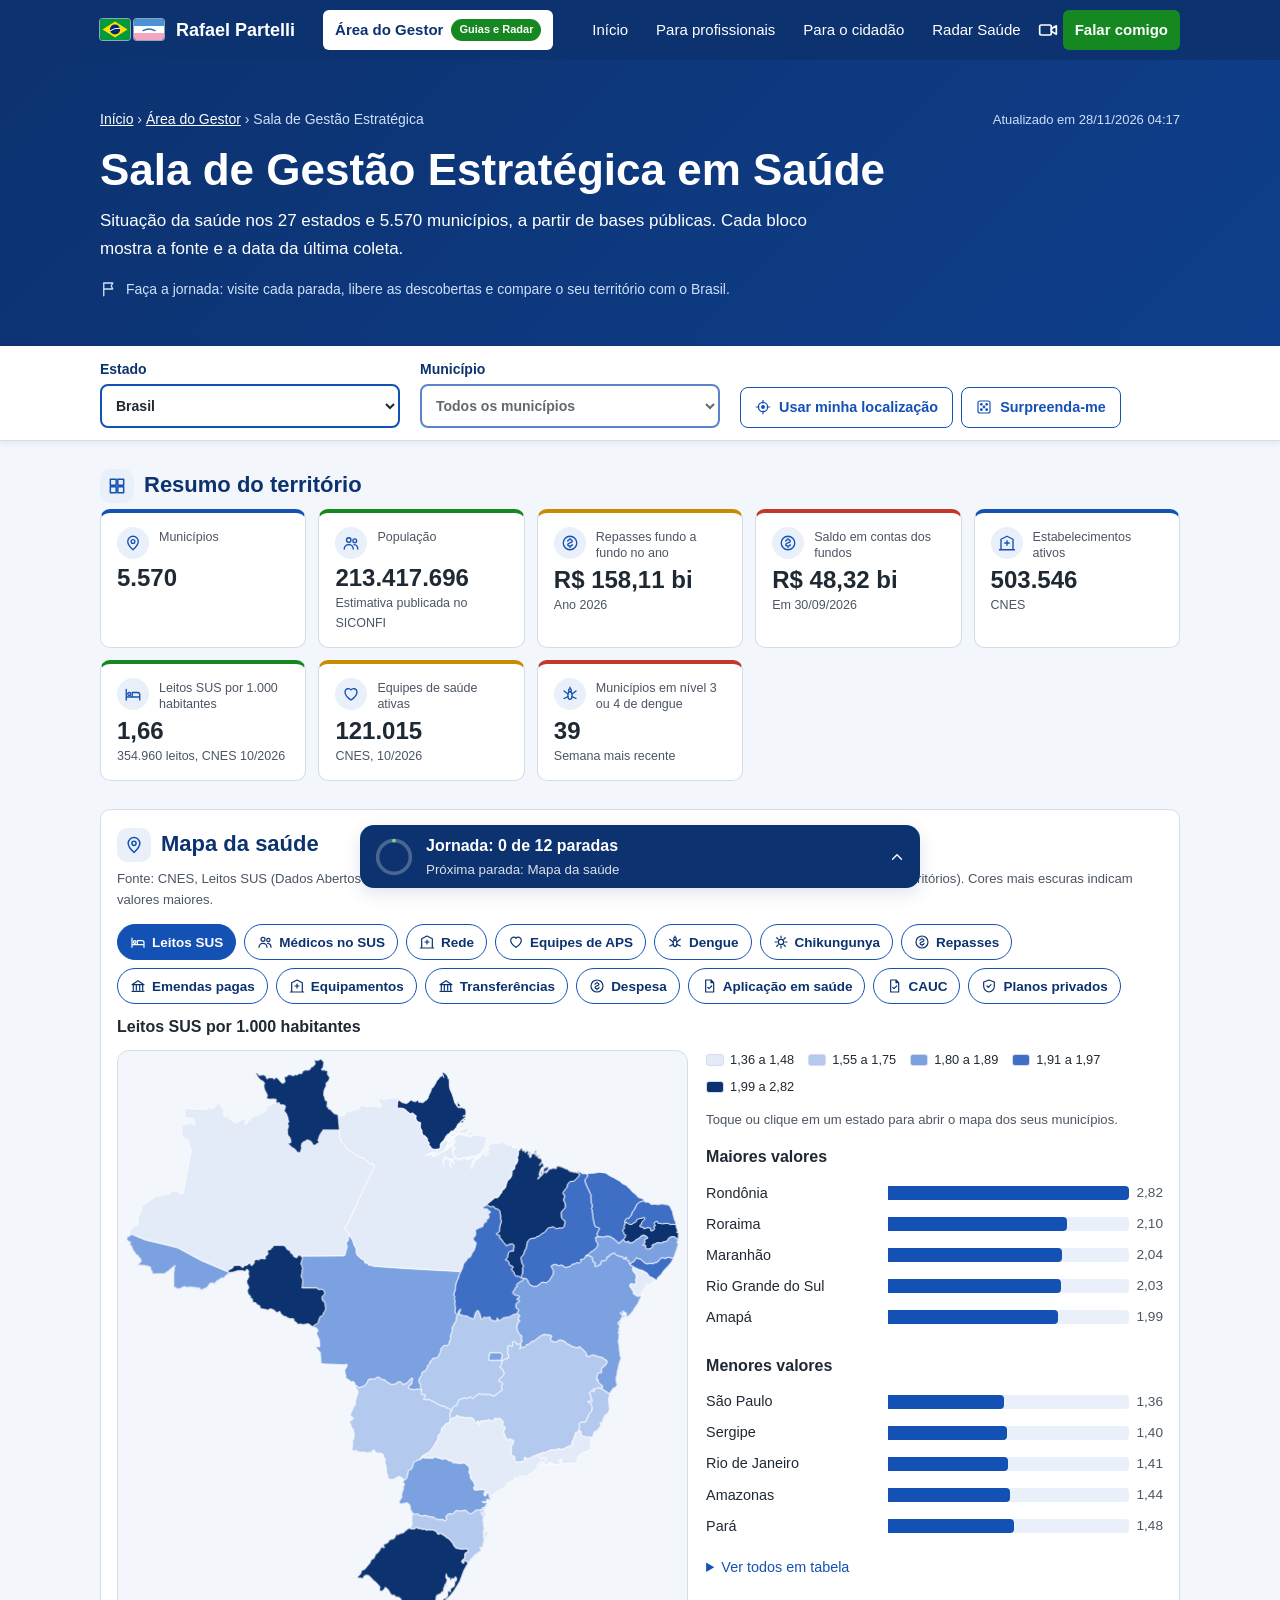
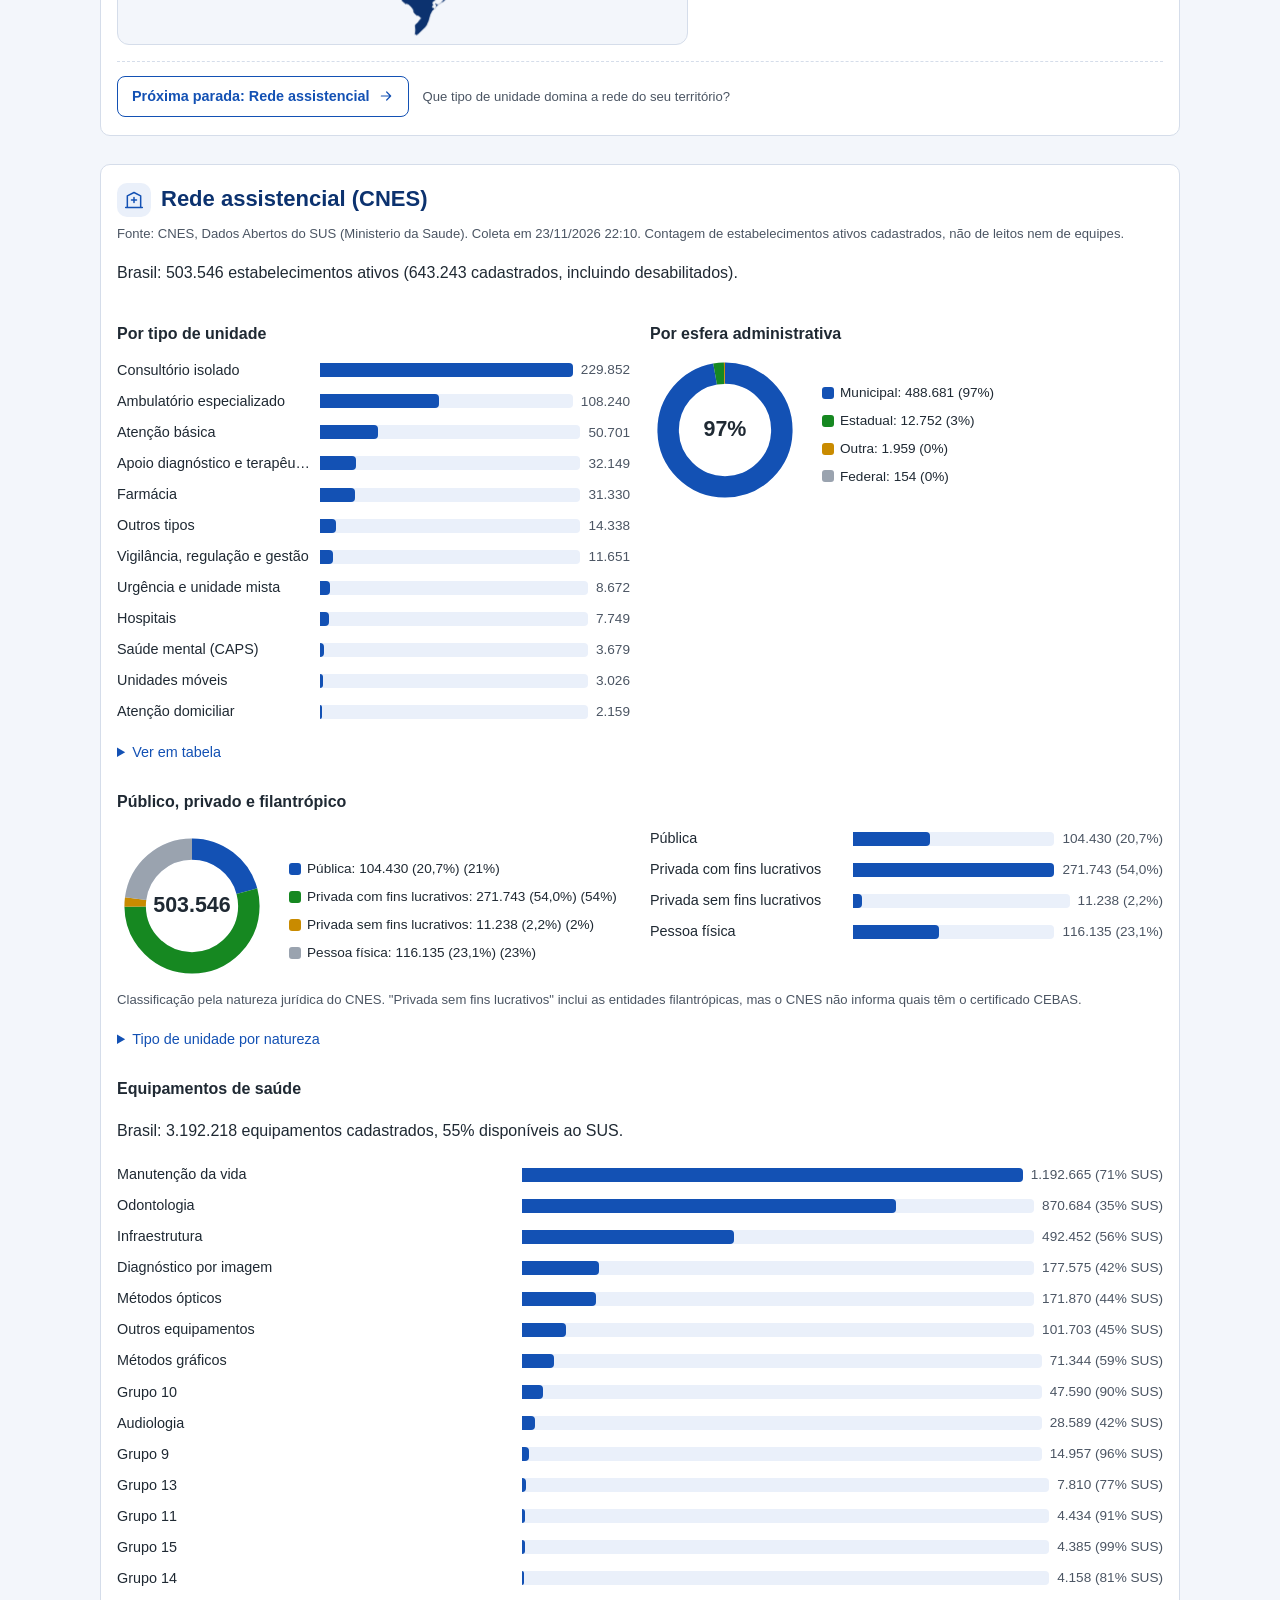
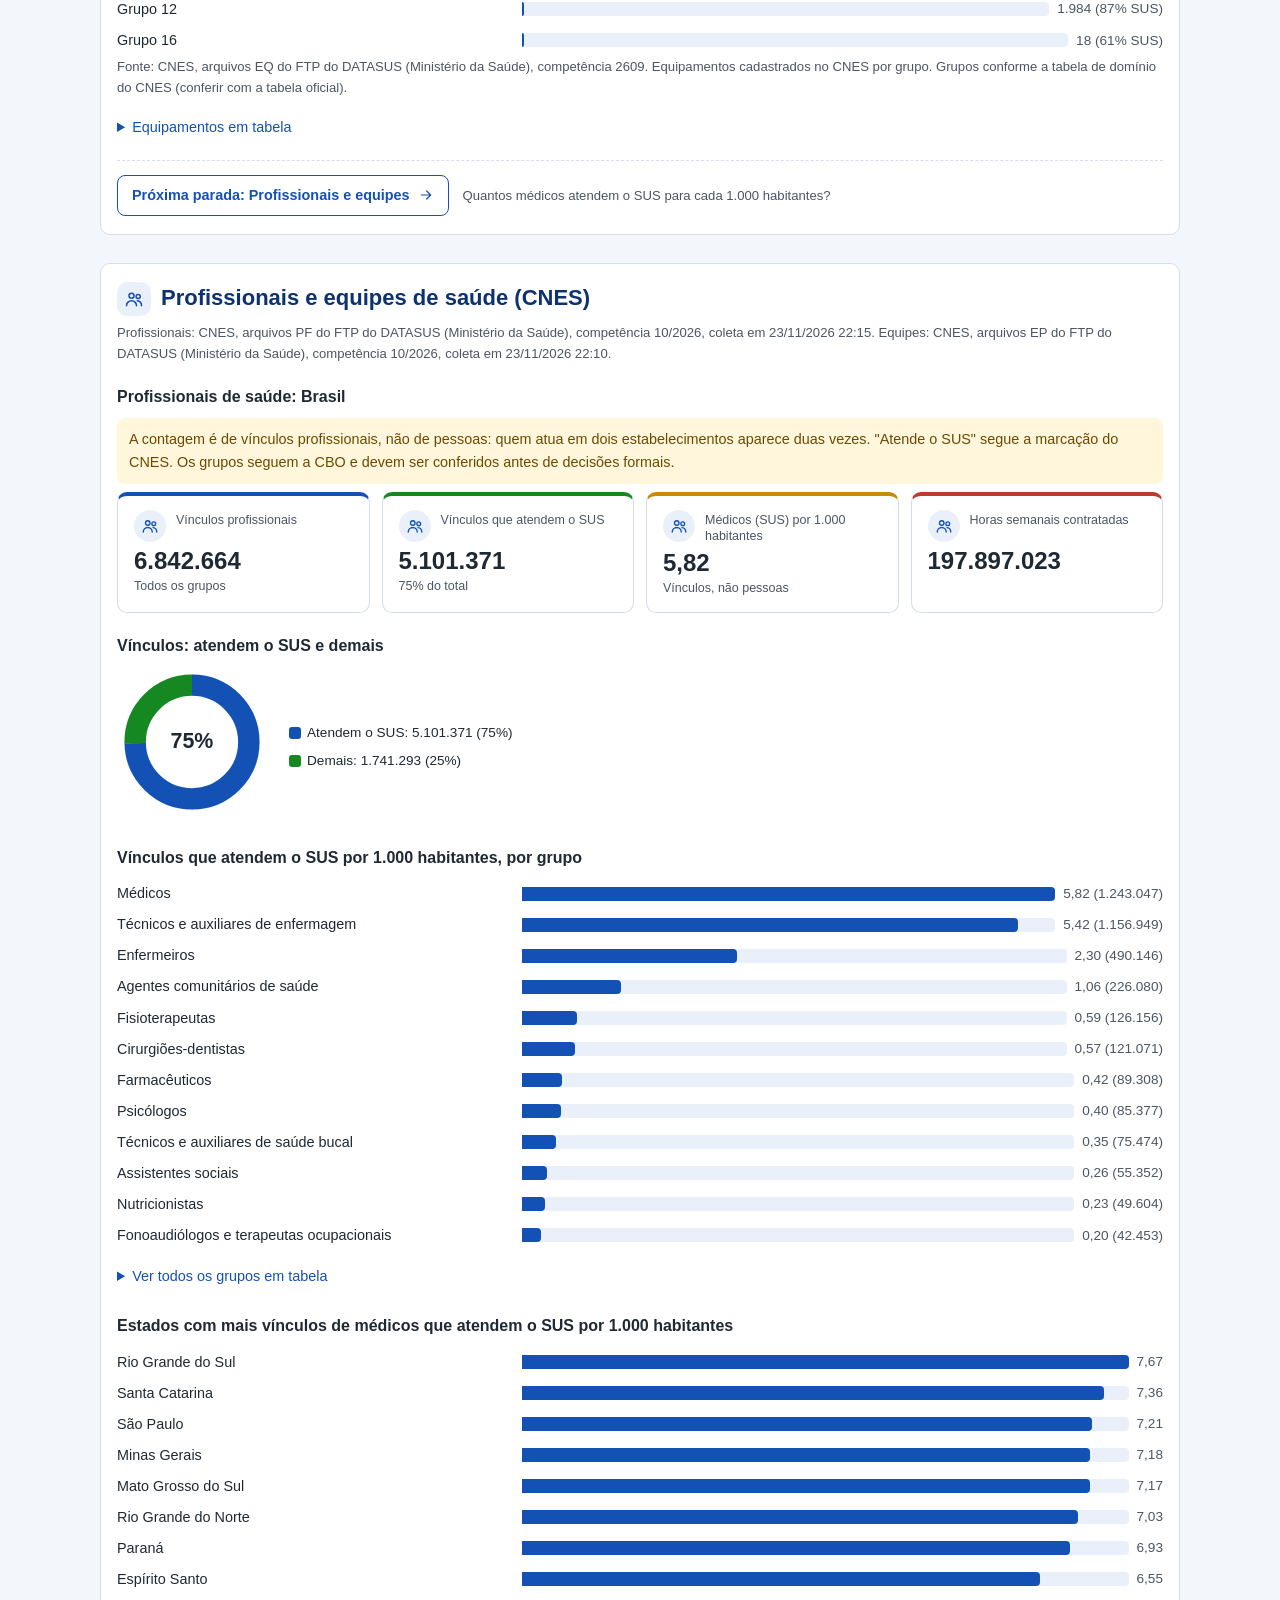
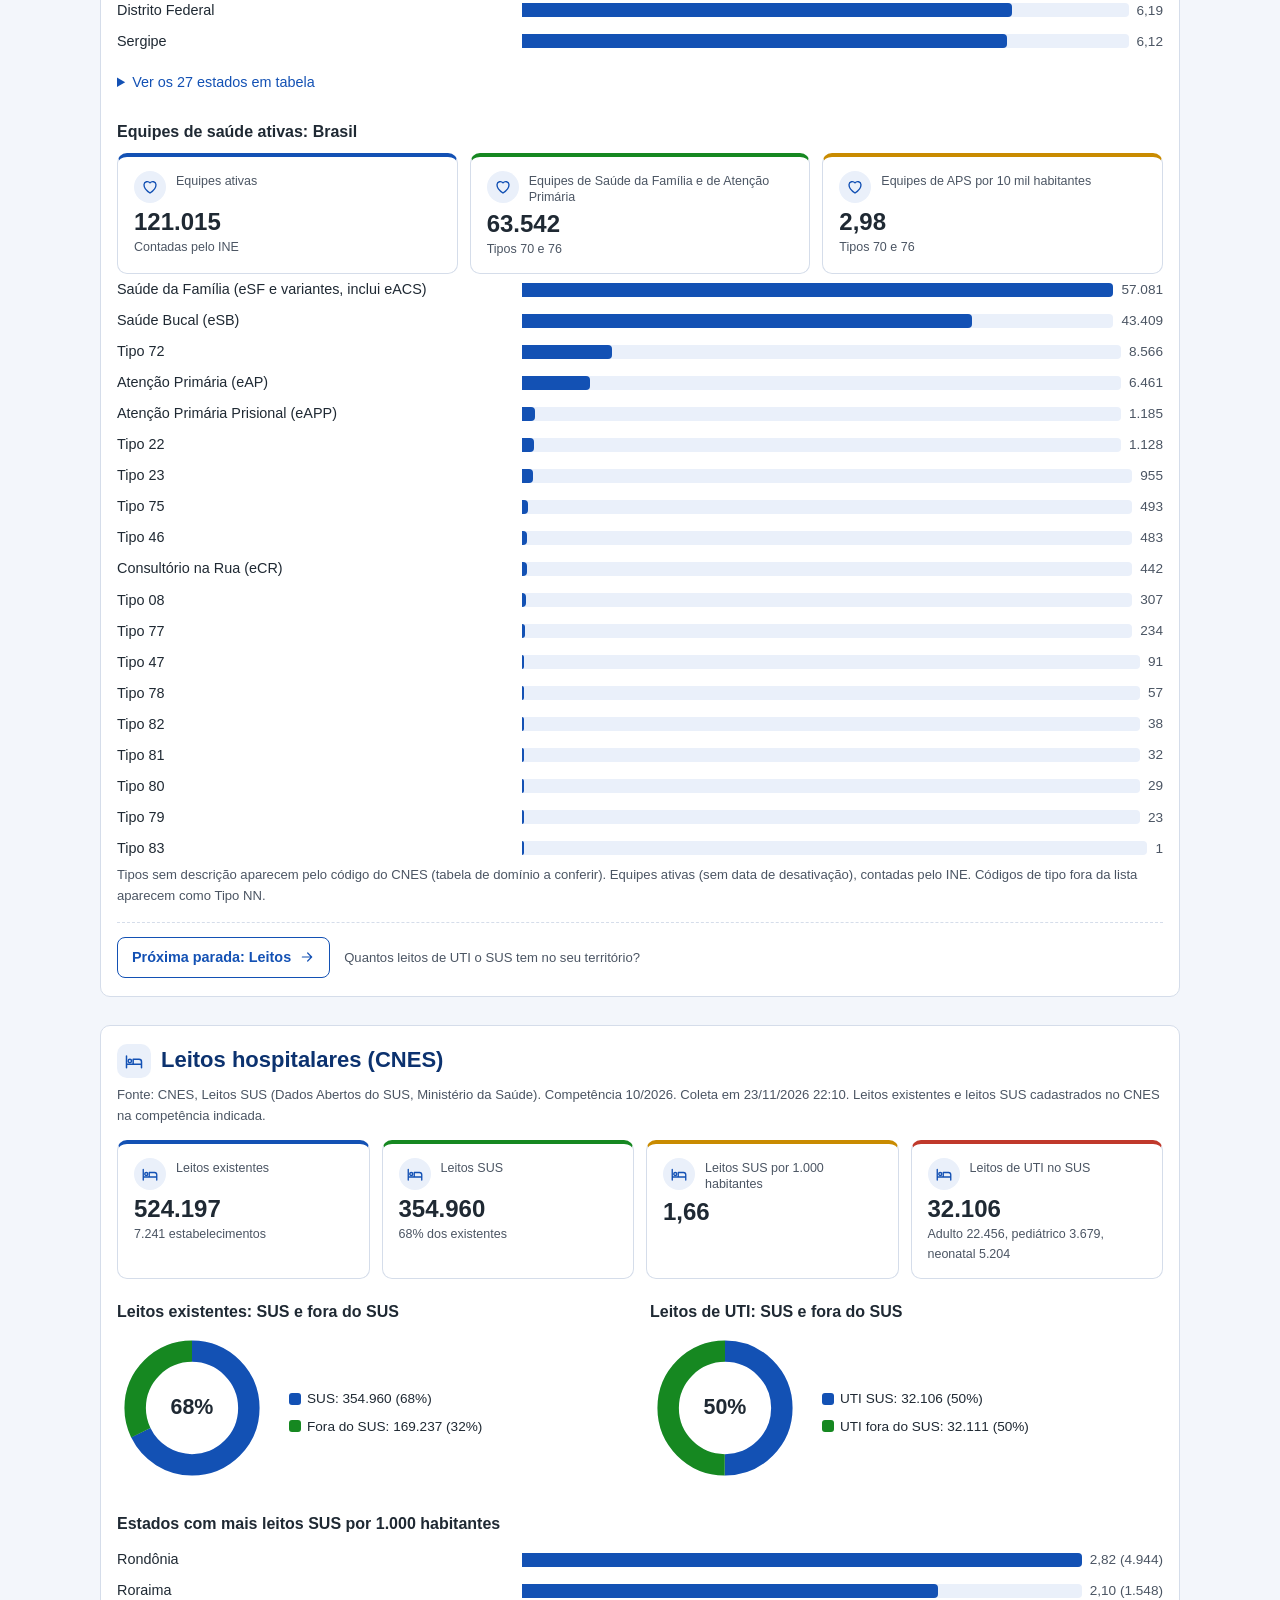
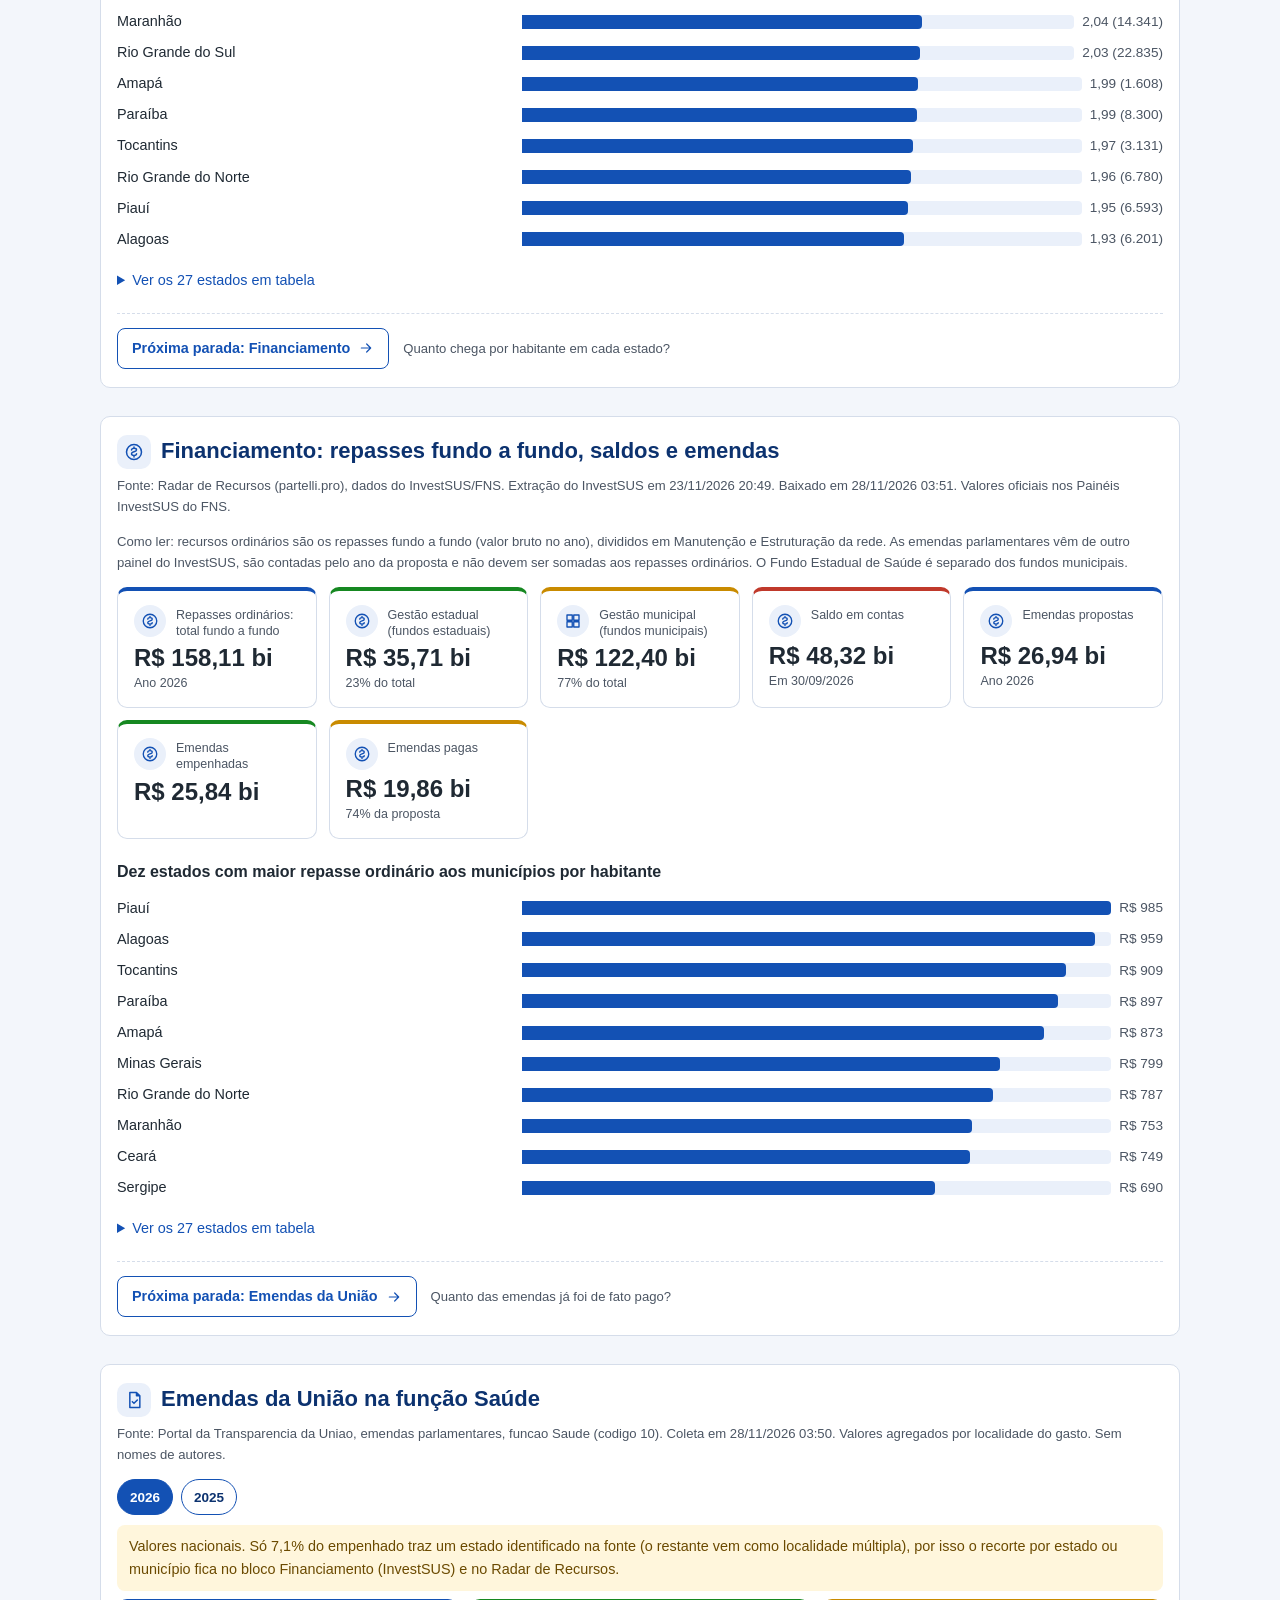
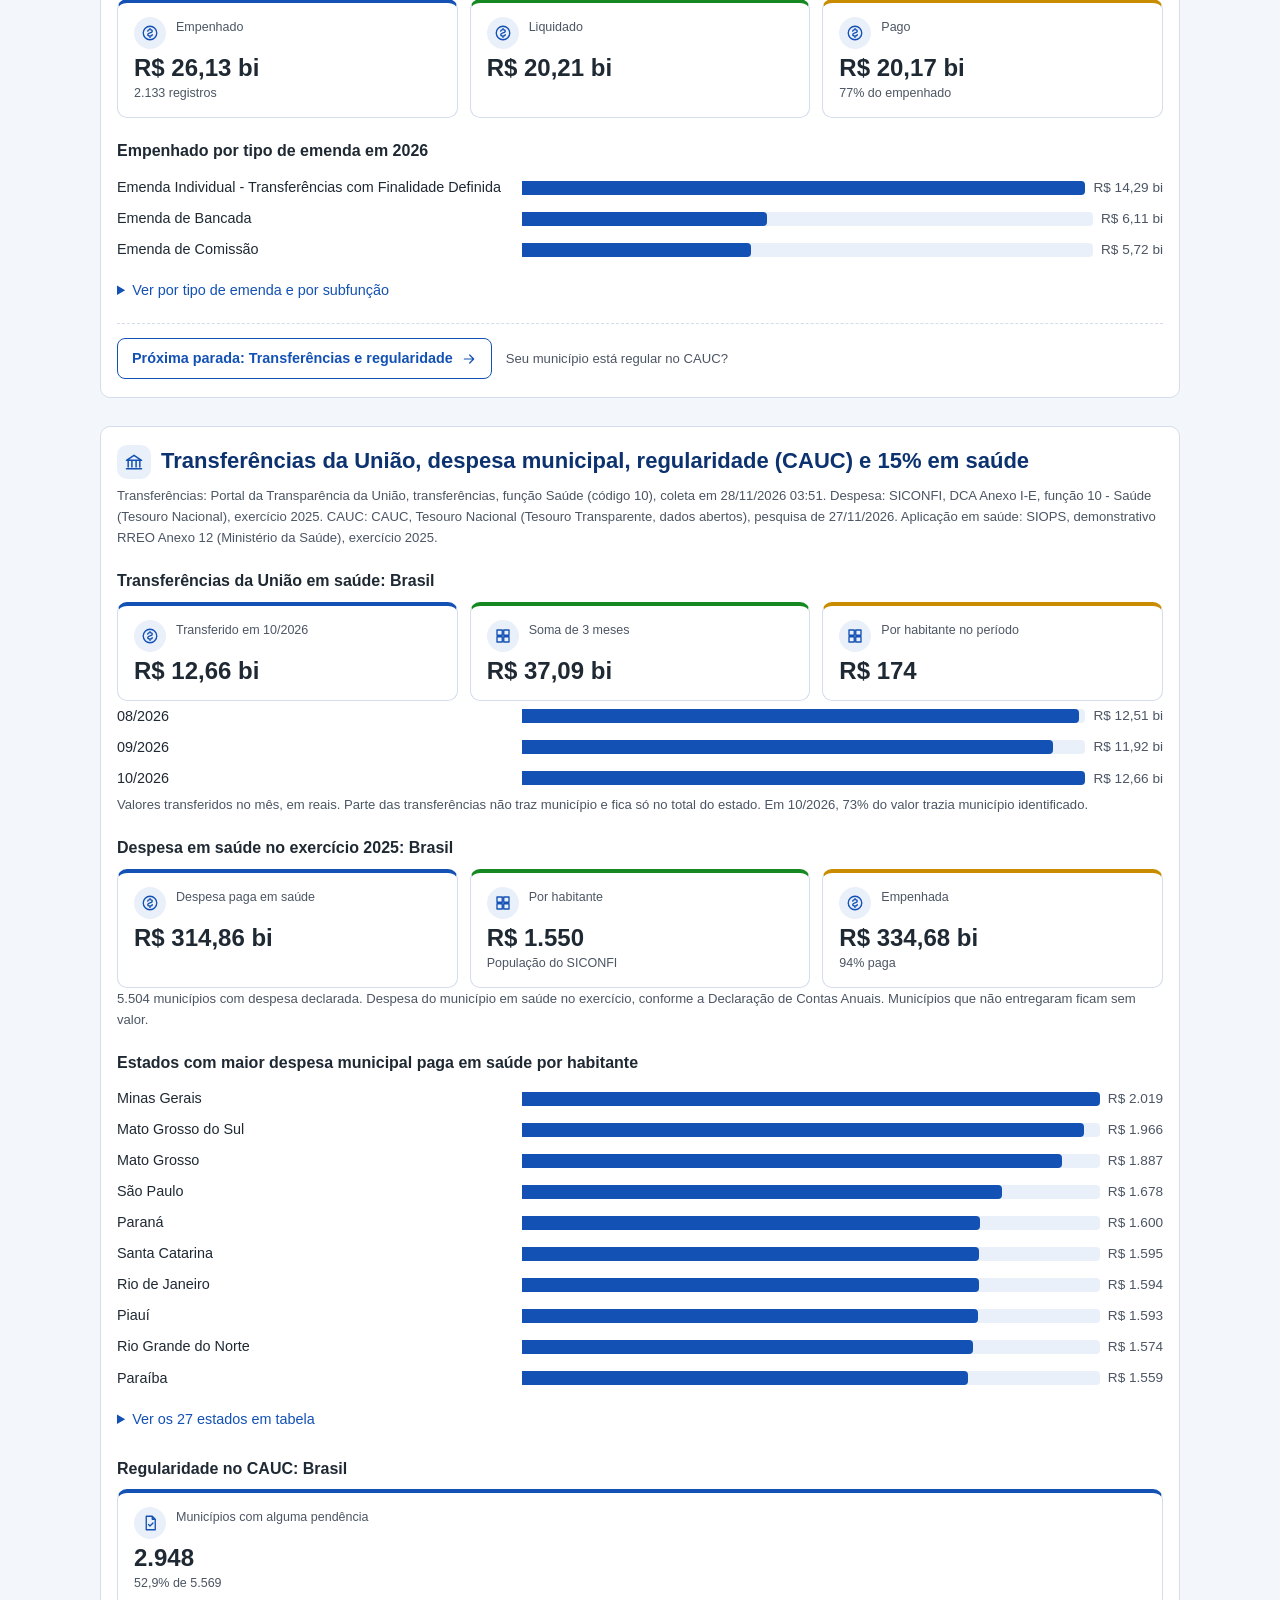
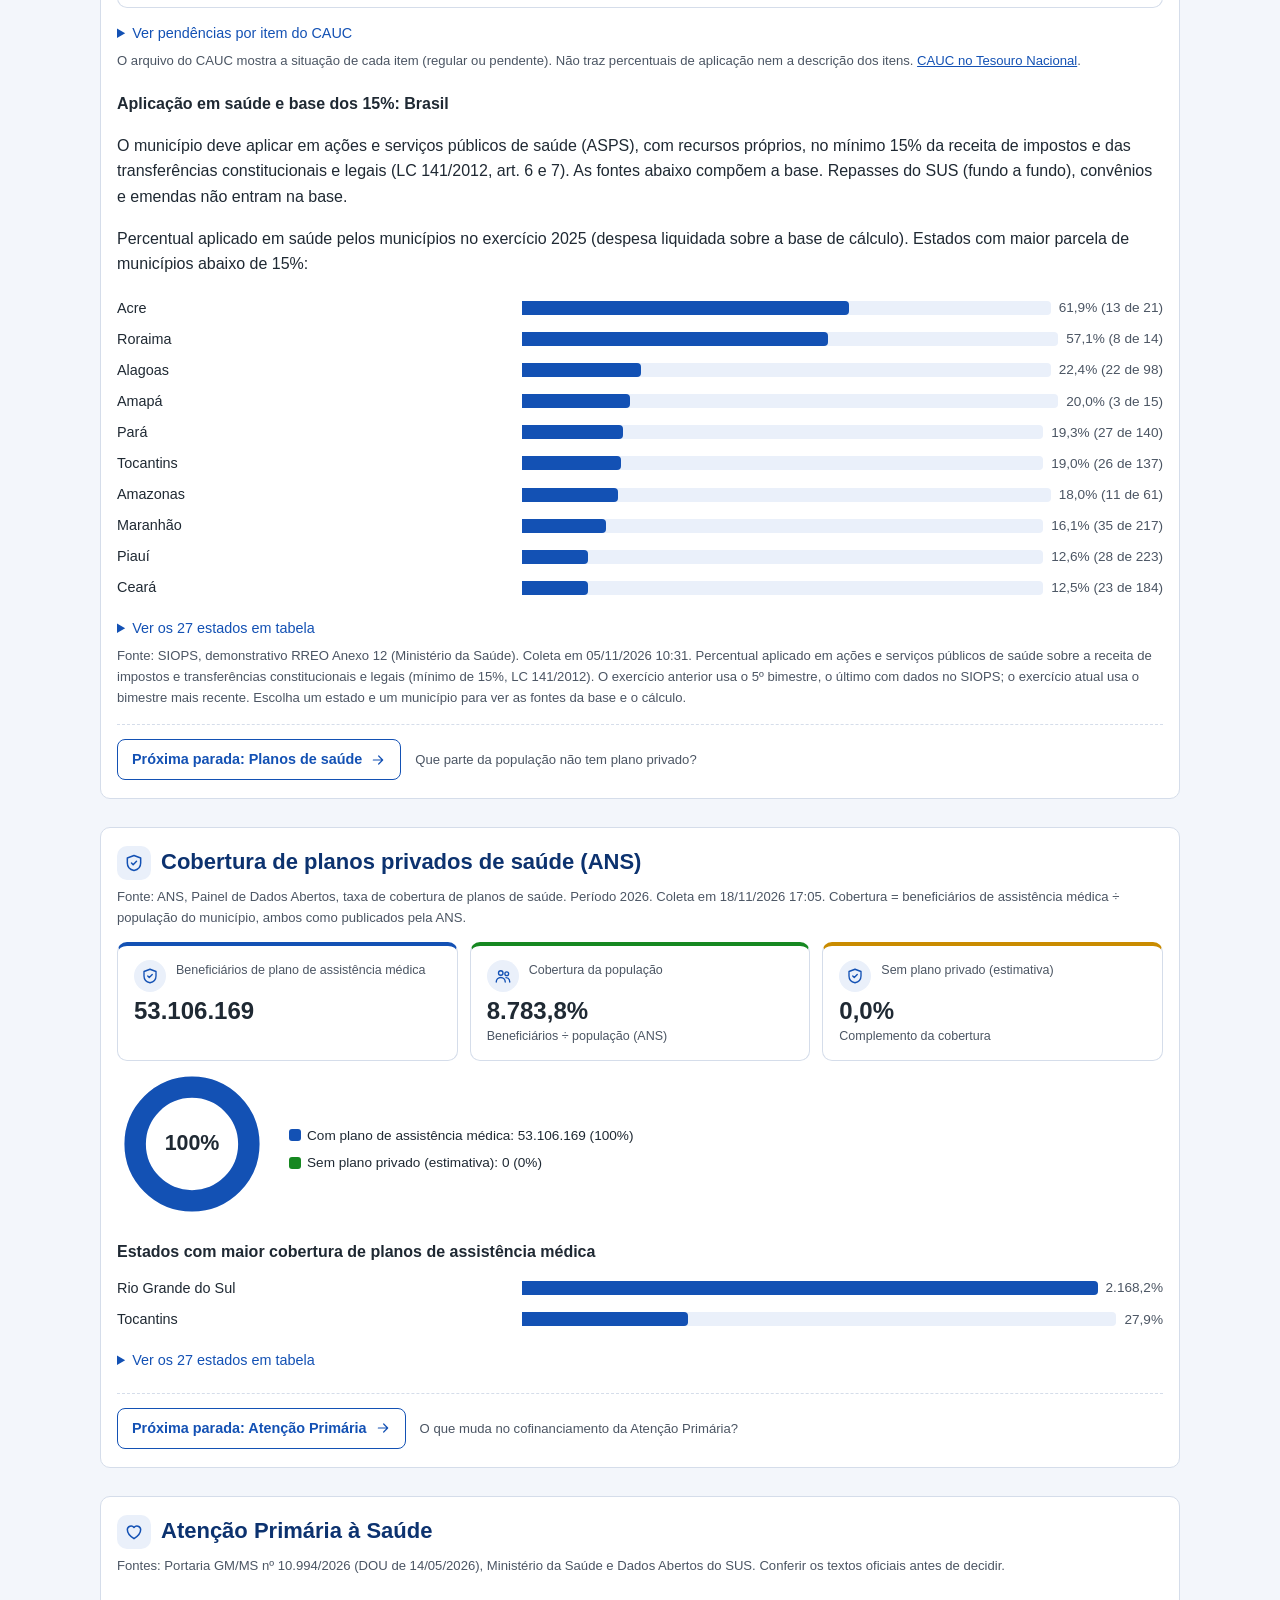
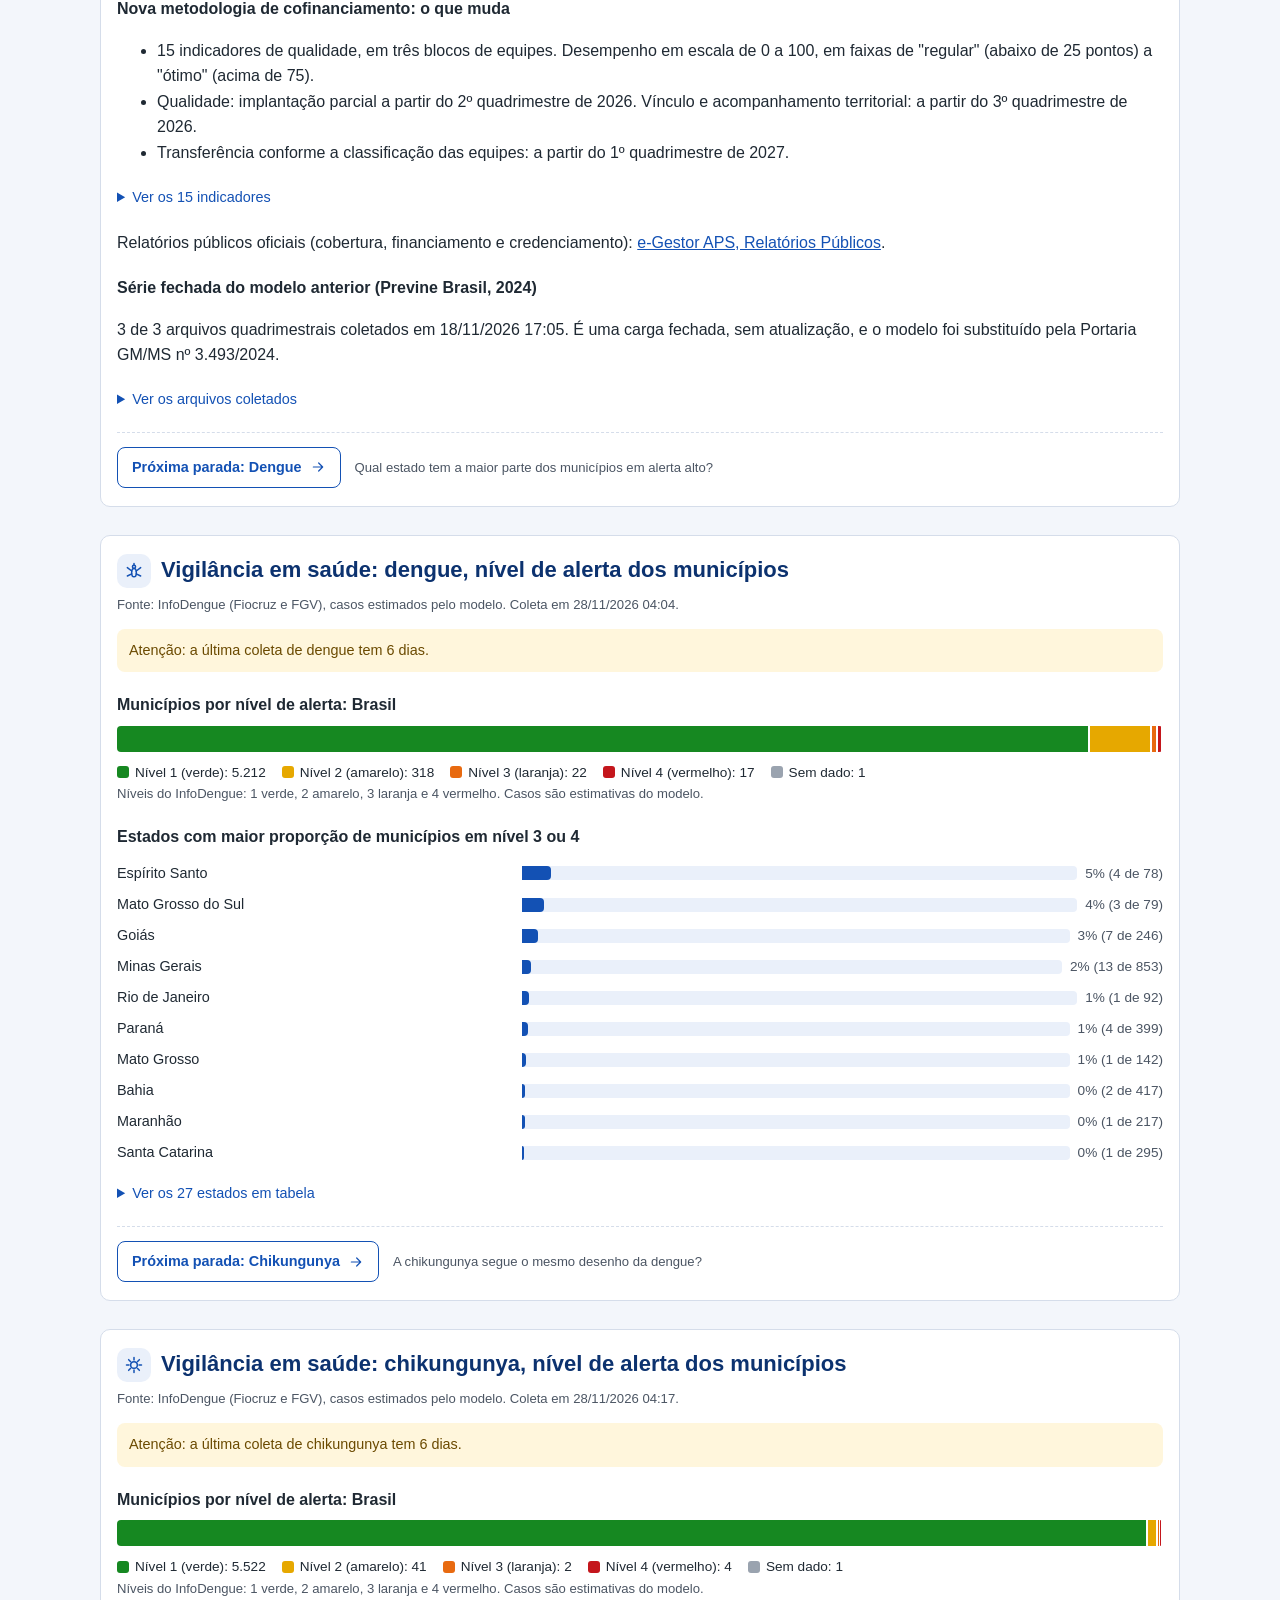
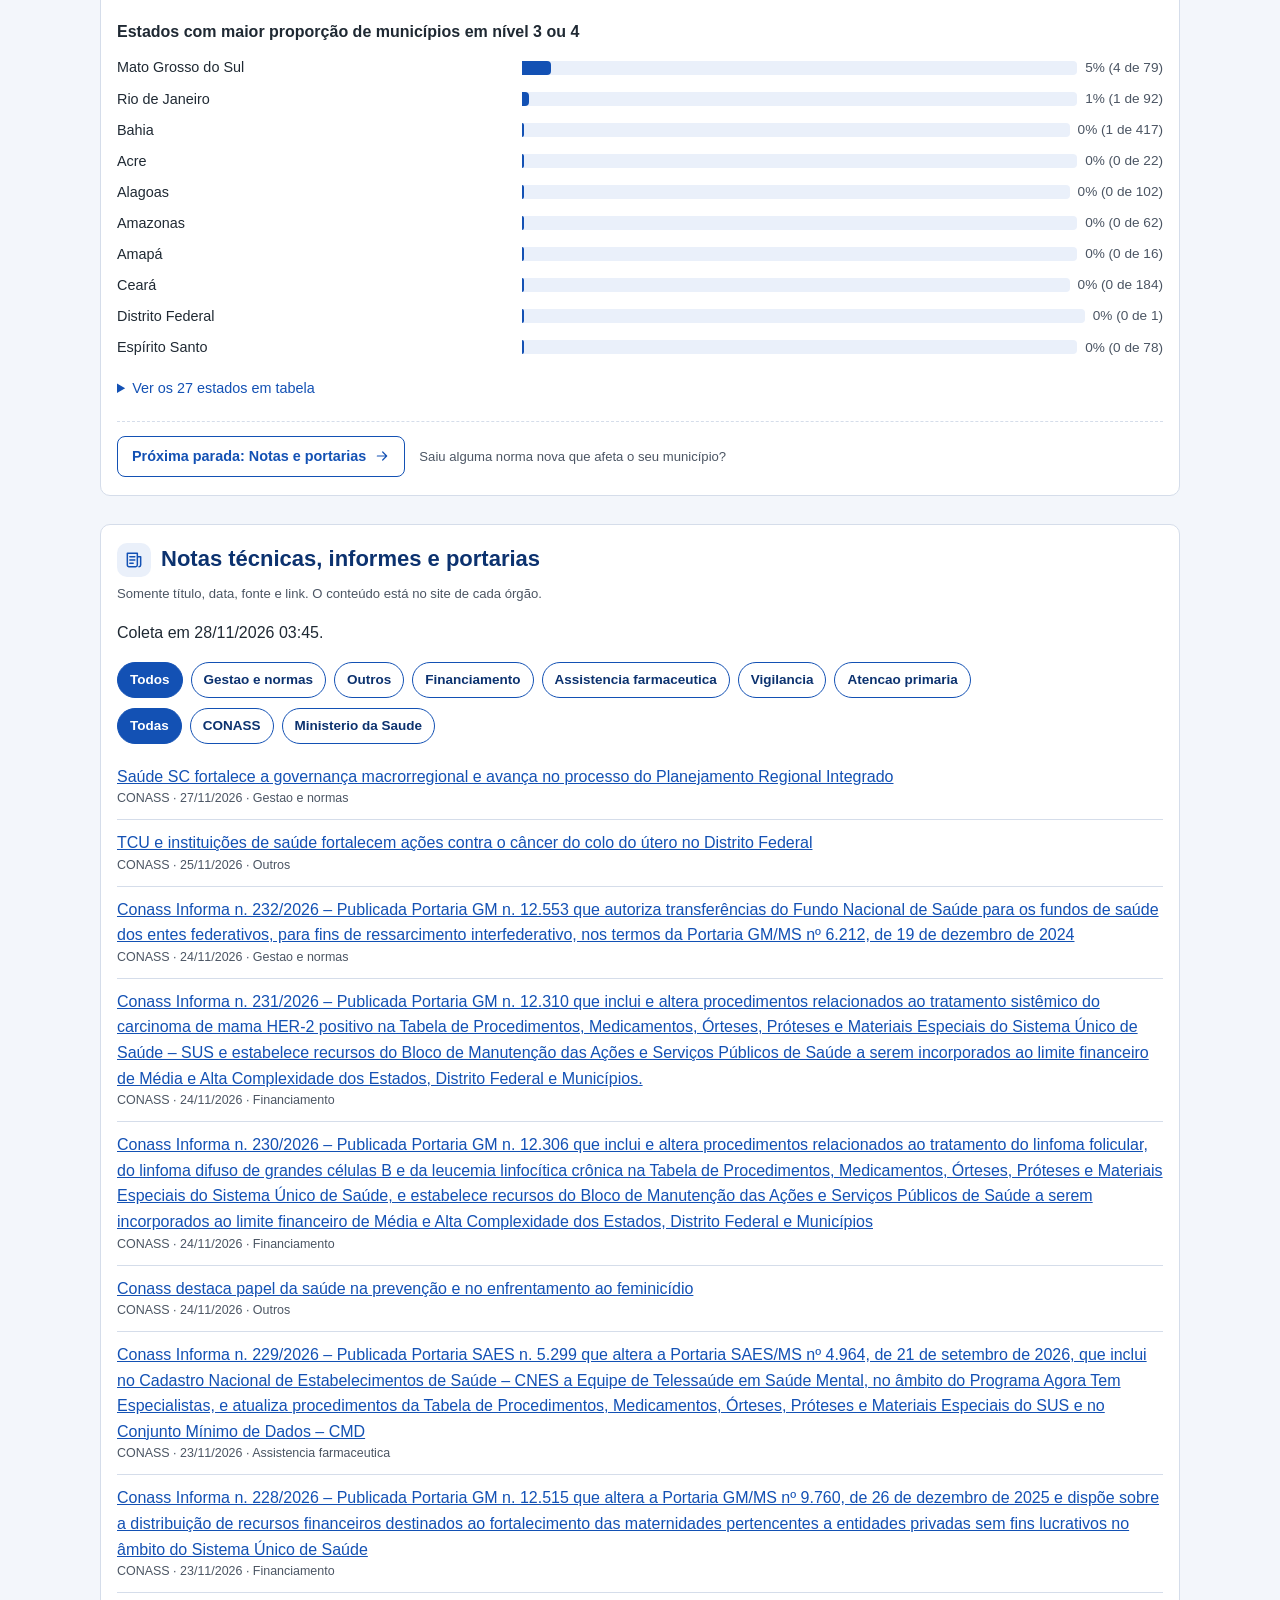
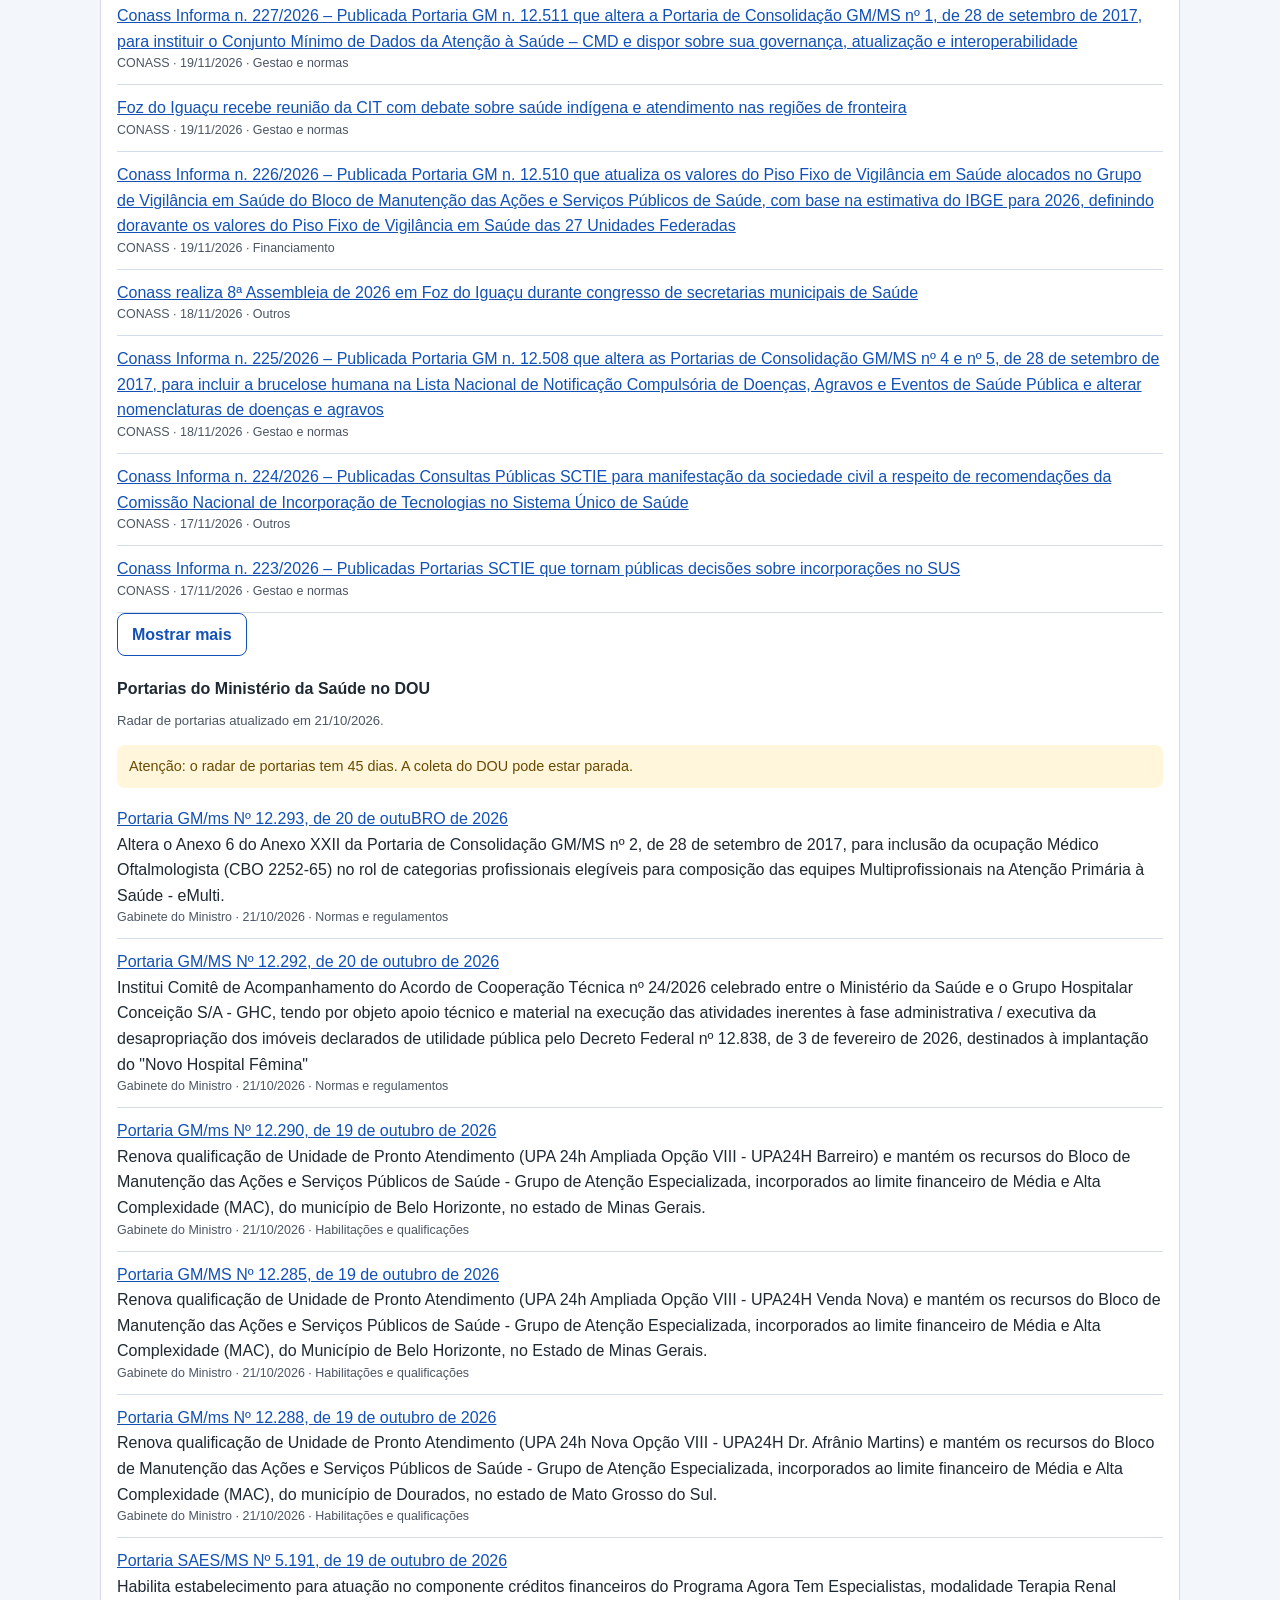
<file: index.html>
<!doctype html>
<html lang="pt-BR">
<head>
<meta charset="utf-8">
<meta name="viewport" content="width=device-width, initial-scale=1">
<title>Sala de Gestão Estratégica em Saúde | Rafael Partelli</title>
<meta name="description" content="Painel nacional para gestores de saúde: dengue, chikungunya, rede assistencial, profissionais, equipes, leitos, financiamento, emendas, despesa municipal, atenção primária e notas técnicas, com dados públicos e data de atualização de cada fonte.">
<meta property="og:title" content="Sala de Gestão Estratégica em Saúde">
<meta property="og:description" content="Dados públicos de saúde dos 5.570 municípios brasileiros em um só painel, com a fonte e a data de cada informação.">
<meta property="og:type" content="website">
<meta property="og:url" content="https://partelli.pro/gestor/sala/">
<link rel="icon" type="image/png" href="/img/favicon.png">
<link rel="canonical" href="https://partelli.pro/gestor/sala/">
<meta name="theme-color" content="#0c326f">
<meta name="color-scheme" content="light">
<link rel="stylesheet" href="css/sala.css?v=11">
</head>
<body>
<noscript><p class="sem-js">Este painel precisa de JavaScript para carregar os dados.</p></noscript>
<a class="pular" href="#conteudo">Ir para o conteúdo</a>
<header class="topbar">
  <div class="miolo topbar-in">
    <a class="brand" href="/" aria-label="Rafael Partelli, início"><svg class="flag" viewBox="0 0 30 21" width="30" height="21" aria-hidden="true" focusable="false" style="margin-right:-4px"><rect width="30" height="21" fill="#009C3B"/><path d="M2.5 10.5L15 2.4L27.5 10.5L15 18.6Z" fill="#FFDF00"/><circle cx="15" cy="10.5" r="5.1" fill="#002776"/><path d="M9.95 11.9Q14.6 8.7 20.05 9.3" fill="none" stroke="#fff" stroke-width="1"/></svg><svg class="flag" viewBox="0 0 30 21" width="30" height="21" aria-hidden="true" focusable="false"><rect width="30" height="7" fill="#4C93D6"/><rect y="7" width="30" height="7" fill="#fff"/><rect y="14" width="30" height="7" fill="#F1A7BF"/><path d="M9 11.6Q15 8.4 21 11.6" fill="none" stroke="#2F6DB5" stroke-width="1.3" stroke-linecap="round"/></svg><span>Rafael Partelli</span></a>
    <button class="menu-btn" id="menuBtn" type="button" aria-expanded="false" aria-controls="nav">Menu</button>
    <nav id="nav" class="nav" aria-label="Principal">
      <a class="nav-hl" href="/gestor/">Área do Gestor <em>Guias e Radar</em></a>
      <a href="/">Início</a>
      <a href="/profissionais/">Para profissionais</a>
      <a href="/cidadao/">Para o cidadão</a>
      <a href="/gestor/radar/">Radar Saúde</a>
      <a class="nav-reuniao" href="/reuniao/" aria-label="Reunião online" title="Reunião online"><svg width="20" height="20" viewBox="0 0 24 24" fill="none" stroke="currentColor" stroke-width="2" stroke-linecap="round" stroke-linejoin="round" aria-hidden="true" focusable="false"><rect x="2" y="6" width="14" height="12" rx="2"/><path d="M16 10.5 22 7v10l-6-3.5z"/></svg><span class="nr-t">Reunião online</span></a>
      <a class="nav-cta" href="/#contato">Falar comigo</a>
    </nav>
  </div>
</header>
<div class="topo">
  <div class="miolo">
    <div class="crumb"><p><a href="/">Início</a> &#8250; <a href="/gestor/">Área do Gestor</a> &#8250; Sala de Gestão Estratégica</p>
      <p class="atualiza" id="upd" role="status"></p></div>
    <h1>Sala de Gestão Estratégica em Saúde</h1>
    <p class="lead">Situação da saúde nos 27 estados e 5.570 municípios, a partir de bases públicas. Cada bloco mostra a fonte e a data da última coleta.</p>
    <p class="convite" data-ico="trilha" data-tam="18">Faça a jornada: visite cada parada, libere as descobertas e compare o seu território com o Brasil.</p>
  </div>
</div>

<nav class="filtros" aria-label="Escolha do território">
  <div class="miolo filtros-linha">
    <label>Estado
      <select id="selUF"><option value="BR">Brasil</option></select>
    </label>
    <label>Município
      <select id="selMun" disabled><option value="">Todos os municípios</option></select>
    </label>
    <div class="filtros-acoes">
      <button type="button" id="btnLocal" class="botao botao-icone" data-ico="local" data-tam="16" title="O navegador pede sua permissão. A posição não é enviada nem gravada.">Usar minha localização</button>
      <button type="button" id="btnSorte" class="botao botao-icone" data-ico="dado" data-tam="16">Surpreenda-me</button>
    </div>
    <p id="selo" class="selo" role="status" aria-live="polite" hidden></p>
    <p id="geo-status" class="selo geo-status" role="status" aria-live="polite"></p>
  </div>
</nav>

<main id="conteudo" class="miolo">
  <section aria-labelledby="h-resumo">
    <h2 id="h-resumo"><span class="ico" data-ico="resumo"></span>Resumo do território</h2>
    <div id="kpis" class="kpis"></div>
  </section>

  <section aria-labelledby="h-ficha" class="bloco rev" id="mod-ficha" hidden>
    <h2 id="h-ficha"><span class="ico" data-ico="local"></span><span id="h-ficha-nome">Ficha do município</span></h2>
    <p class="fonte" id="fonte-ficha"></p>
    <div id="ficha"></div>
  </section>

  <section aria-labelledby="h-mapa" class="bloco rev" id="mod-mapa">
    <h2 id="h-mapa"><span class="ico" data-ico="mapa"></span>Mapa da saúde</h2>
    <p class="fonte" id="fonte-mapa"></p>
    <div id="mapa-corpo"><p class="indisponivel">Carregando o mapa...</p></div>
  </section>

  <section aria-labelledby="h-rede" class="bloco rev" id="mod-rede">
    <h2 id="h-rede"><span class="ico" data-ico="rede"></span>Rede assistencial (CNES)</h2>
    <p class="fonte" id="fonte-rede"></p>
    <div id="rede"></div>
  </section>

  <section aria-labelledby="h-pessoal" class="bloco rev" id="mod-pessoal">
    <h2 id="h-pessoal"><span class="ico" data-ico="pessoal"></span>Profissionais e equipes de saúde (CNES)</h2>
    <p class="fonte" id="fonte-pessoal"></p>
    <div id="pessoal"></div>
  </section>

  <section aria-labelledby="h-leitos" class="bloco rev" id="mod-leitos">
    <h2 id="h-leitos"><span class="ico" data-ico="leitos"></span>Leitos hospitalares (CNES)</h2>
    <p class="fonte" id="fonte-leitos"></p>
    <div id="leitos"></div>
  </section>

  <section aria-labelledby="h-fin" class="bloco rev" id="mod-fin">
    <h2 id="h-fin"><span class="ico" data-ico="fin"></span>Financiamento: repasses fundo a fundo, saldos e emendas</h2>
    <p class="fonte" id="fonte-fin"></p>
    <div id="fin"></div>
  </section>

  <section aria-labelledby="h-em" class="bloco rev" id="mod-em">
    <h2 id="h-em"><span class="ico" data-ico="em"></span>Emendas da União na função Saúde</h2>
    <p class="fonte" id="fonte-em"></p>
    <div id="em"></div>
  </section>

  <section aria-labelledby="h-rec" class="bloco rev" id="mod-rec">
    <h2 id="h-rec"><span class="ico" data-ico="rec"></span>Transferências da União, despesa municipal, regularidade (CAUC) e 15% em saúde</h2>
    <p class="fonte" id="fonte-rec"></p>
    <div id="rec"></div>
  </section>

  <section aria-labelledby="h-planos" class="bloco rev" id="mod-planos">
    <h2 id="h-planos"><span class="ico" data-ico="planos"></span>Cobertura de planos privados de saúde (ANS)</h2>
    <p class="fonte" id="fonte-planos"></p>
    <div id="planos"></div>
  </section>

  <section aria-labelledby="h-aps" class="bloco rev" id="mod-aps">
    <h2 id="h-aps"><span class="ico" data-ico="aps"></span>Atenção Primária à Saúde</h2>
    <p class="fonte" id="fonte-aps"></p>
    <div id="aps"></div>
  </section>

  <section aria-labelledby="h-dengue" class="bloco rev" id="mod-dengue">
    <h2 id="h-dengue"><span class="ico" data-ico="dengue"></span>Vigilância em saúde: dengue, nível de alerta dos municípios</h2>
    <p class="fonte" id="fonte-dengue"></p>
    <div id="dengue"></div>
  </section>

  <section aria-labelledby="h-chik" class="bloco rev" id="mod-chik">
    <h2 id="h-chik"><span class="ico" data-ico="chik"></span>Vigilância em saúde: chikungunya, nível de alerta dos municípios</h2>
    <p class="fonte" id="fonte-chik"></p>
    <div id="chik"></div>
  </section>

  <section aria-labelledby="h-notas" class="bloco rev" id="mod-notas">
    <h2 id="h-notas"><span class="ico" data-ico="notas"></span>Notas técnicas, informes e portarias</h2>
    <p class="fonte" id="fonte-notas"></p>
    <div id="notas"></div>
  </section>

  <section id="mod-fim" class="bloco fim" aria-labelledby="h-fim" hidden></section>

  <section aria-labelledby="h-metodo" class="bloco">
    <h2 id="h-metodo">Como ler este painel</h2>
    <ul class="metodo">
      <li>Somente dados públicos e agregados. Nenhum dado de pessoa é coletado ou exibido.</li>
      <li>Os casos de dengue e de chikungunya são <strong>estimados</strong> pelo modelo do InfoDengue (Fiocruz e FGV), não são notificações confirmadas.</li>
      <li>Profissionais são contados em <strong>vínculos</strong> (quem atua em dois estabelecimentos aparece duas vezes) e equipes pelo número de identificação (INE), ambos do CNES.</li>
      <li>A despesa municipal vem da Declaração de Contas Anuais (SICONFI) e as transferências, do Portal da Transparência. Parte das transferências não informa município.</li>
      <li>Valores de financiamento vêm dos Painéis InvestSUS do Fundo Nacional de Saúde, extraídos pelo Radar de Recursos. Os valores oficiais estão nesses painéis.</li>
      <li>Cada bloco tem a opção de ver os números em tabela. Quando uma fonte está indisponível, o bloco informa em vez de mostrar dado antigo sem aviso.</li>
      <li>O mapa dos estados usa a malha incluída no site e o dos municípios usa a malha do IBGE, carregada no seu navegador. O botão de localização usa a posição do aparelho só para achar o município: ela não é enviada nem gravada.</li>
      <li>Este painel apoia a análise técnica e não substitui os sistemas oficiais.</li>
    </ul>
  </section>
</main>

<div class="miolo">
  <aside class="cta-box" aria-labelledby="h-cta">
    <h2 id="h-cta">Quer usar estes números no planejamento do seu município ou da sua instituição?</h2>
    <p>Apoio a secretarias, hospitais e organizações da sociedade civil para transformar planos em execução e execução em resultado.</p>
    <a href="/#contato">Falar comigo</a>
  </aside>
</div>
<footer class="rodape footer">
  <div class="miolo foot-in">
    <p><b>Rafael Tartaglias Partelli</b> · Administrador · CRA/ES 15721 · Espírito Santo</p>
    <p><a href="/">Página inicial</a> · <a href="/profissionais/">Para profissionais de saúde</a> · <a href="/cidadao/">Para o cidadão</a> · <a href="/gestor/recursos/">Radar de Recursos</a> · <a href="/#privacidade">Aviso de privacidade</a></p>
    <p class="fontes">Dados públicos: IBGE e SICONFI (território e despesa), InfoDengue, CNES e Dados Abertos do SUS, InvestSUS (FNS), Portal da Transparência, CAUC (Tesouro Nacional), ANS, CONASS, Ministério da Saúde e DOU. Mapa dos estados: <a href="https://github.com/VictorCazanave/svg-maps" rel="noopener">@svg-maps/brazil</a>, de Victor Cazanave, licença <a href="https://creativecommons.org/licenses/by/4.0/" rel="noopener">CC BY 4.0</a>. Malhas municipais: IBGE.</p>
    <p id="privacidade" class="lgpd">Este painel não usa cookies de rastreamento e não grava dados pessoais. O andamento da sua jornada fica guardado só no seu navegador. A localização, quando você permite, é usada no seu aparelho para achar o município e não é enviada nem gravada. Para solicitar informações ou exclusão, escreva para rafael@partelli.pro.</p>
    <p class="copy">© <span id="ano">2026</span> Rafael Partelli. Todos os direitos reservados.</p>
  </div>
</footer>
<aside id="jornada" class="jornada" aria-label="Sua jornada pela Sala"></aside>
<script type="module" src="js/app.js?v=11"></script>
</body>
</html>
</file>
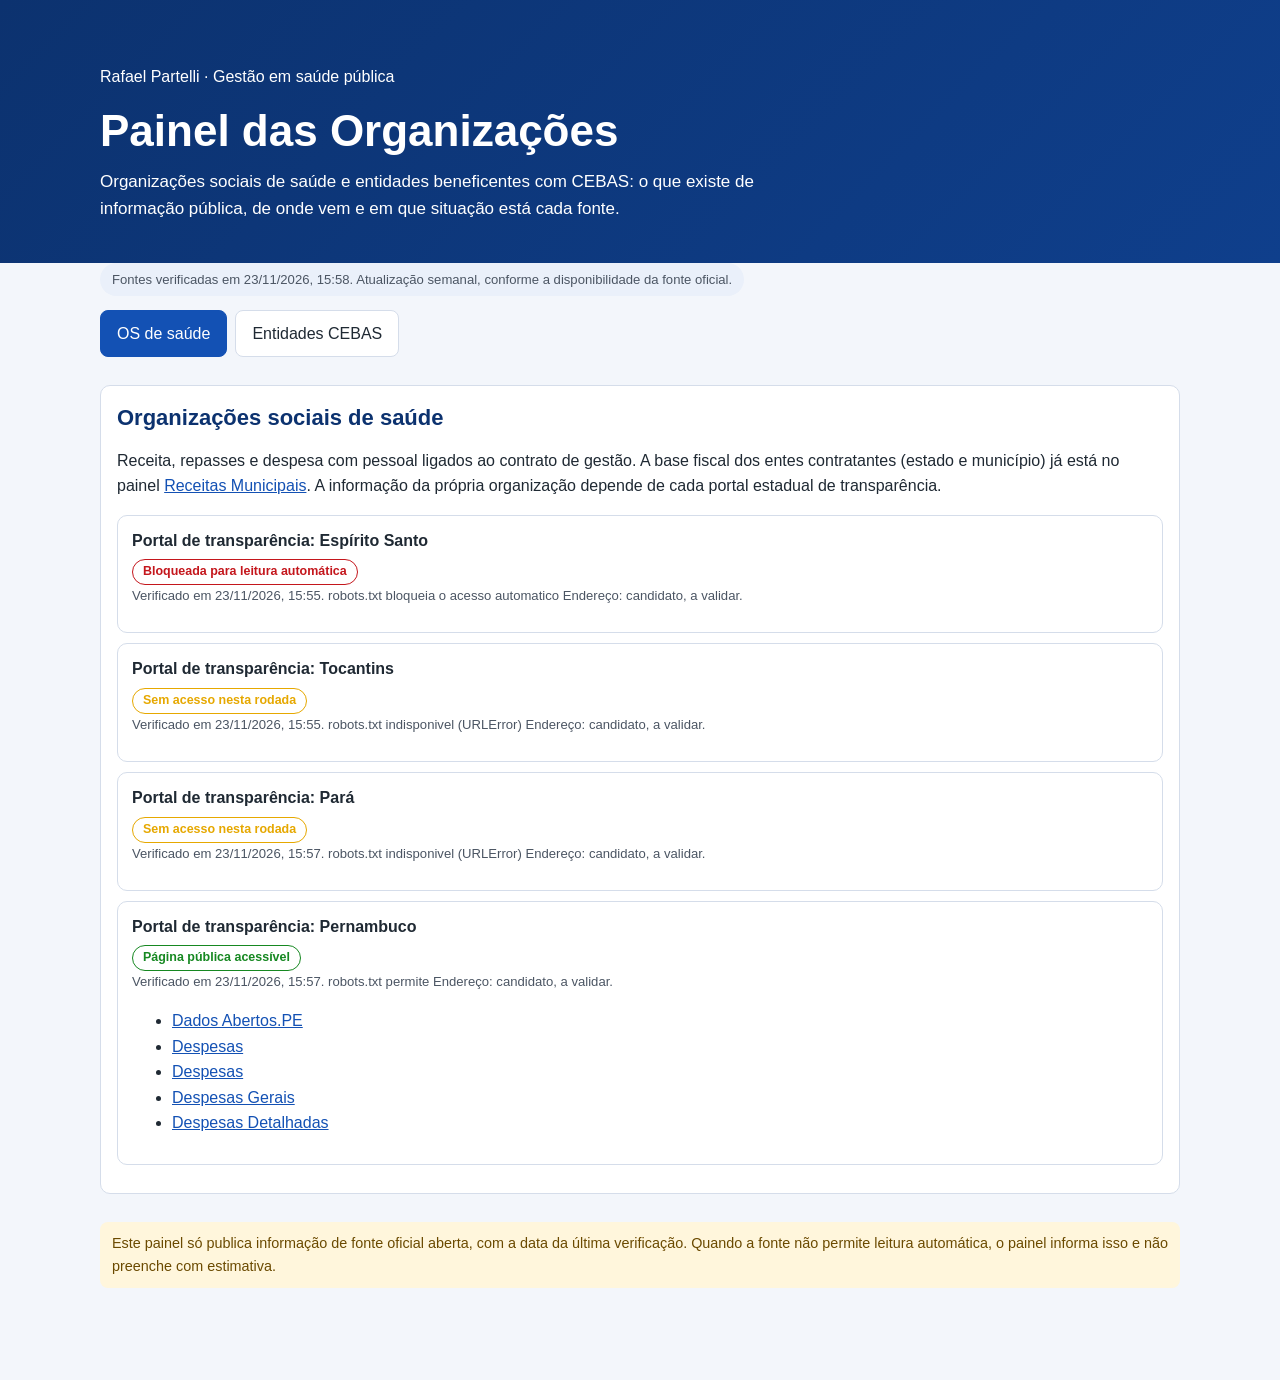
<file: organizacoes/index.html>
<!doctype html>
<html lang="pt-BR">
<head>
<meta charset="utf-8">
<meta name="viewport" content="width=device-width, initial-scale=1">
<title>Painel das Organizações | Rafael Partelli</title>
<meta name="description" content="Painel para organizações sociais de saúde e entidades com CEBAS: fontes públicas, situação de cada fonte e o que já está disponível.">
<link rel="icon" href="data:image/svg+xml,%3Csvg xmlns='http://www.w3.org/2000/svg' viewBox='0 0 32 32'%3E%3Crect width='32' height='32' rx='6' fill='%231351B4'/%3E%3Cpath d='M14 7h4v7h7v4h-7v7h-4v-7H7v-4h7z' fill='%23fff'/%3E%3C/svg%3E">
<link rel="stylesheet" href="../css/sala.css?v=2">
<link rel="stylesheet" href="../css/receitas.css?v=1">
</head>
<body>
<a class="pular" href="#conteudo">Ir para o conteúdo</a>
<header class="topo">
  <div class="miolo">
    <p class="marca">Rafael Partelli · Gestão em saúde pública</p>
    <h1>Painel das Organizações</h1>
    <p class="lead">Organizações sociais de saúde e entidades beneficentes com CEBAS: o que existe de informação pública, de onde vem e em que situação está cada fonte.</p>
  </div>
</header>

<main id="conteudo" class="miolo">
  <p id="selo" class="pilula" role="status" aria-live="polite">Carregando situação das fontes...</p>
  <div class="abas" role="tablist" aria-label="Perfil">
    <button role="tab" id="t-os" aria-selected="true" aria-controls="p-os">OS de saúde</button>
    <button role="tab" id="t-cebas" aria-selected="false" aria-controls="p-cebas">Entidades CEBAS</button>
  </div>

  <section id="p-os" role="tabpanel" aria-labelledby="t-os" class="bloco">
    <h2>Organizações sociais de saúde</h2>
    <p>Receita, repasses e despesa com pessoal ligados ao contrato de gestão. A base fiscal dos entes contratantes (estado e município) já está no painel <a href="../receitas/">Receitas Municipais</a>. A informação da própria organização depende de cada portal estadual de transparência.</p>
    <div id="portais"></div>
  </section>

  <section id="p-cebas" role="tabpanel" aria-labelledby="t-cebas" class="bloco" hidden>
    <h2>Entidades beneficentes com CEBAS Saúde</h2>
    <p>Situação da certificação, validade e prazos de renovação. O SisCEBAS exige login do representante legal da entidade: o painel usa somente o que for público.</p>
    <div id="siscebas"></div>
  </section>

  <div class="aviso">Este painel só publica informação de fonte oficial aberta, com a data da última verificação. Quando a fonte não permite leitura automática, o painel informa isso e não preenche com estimativa.</div>
</main>
<script src="../js/organizacoes.js?v=1" defer></script>
</body>
</html>
</file>
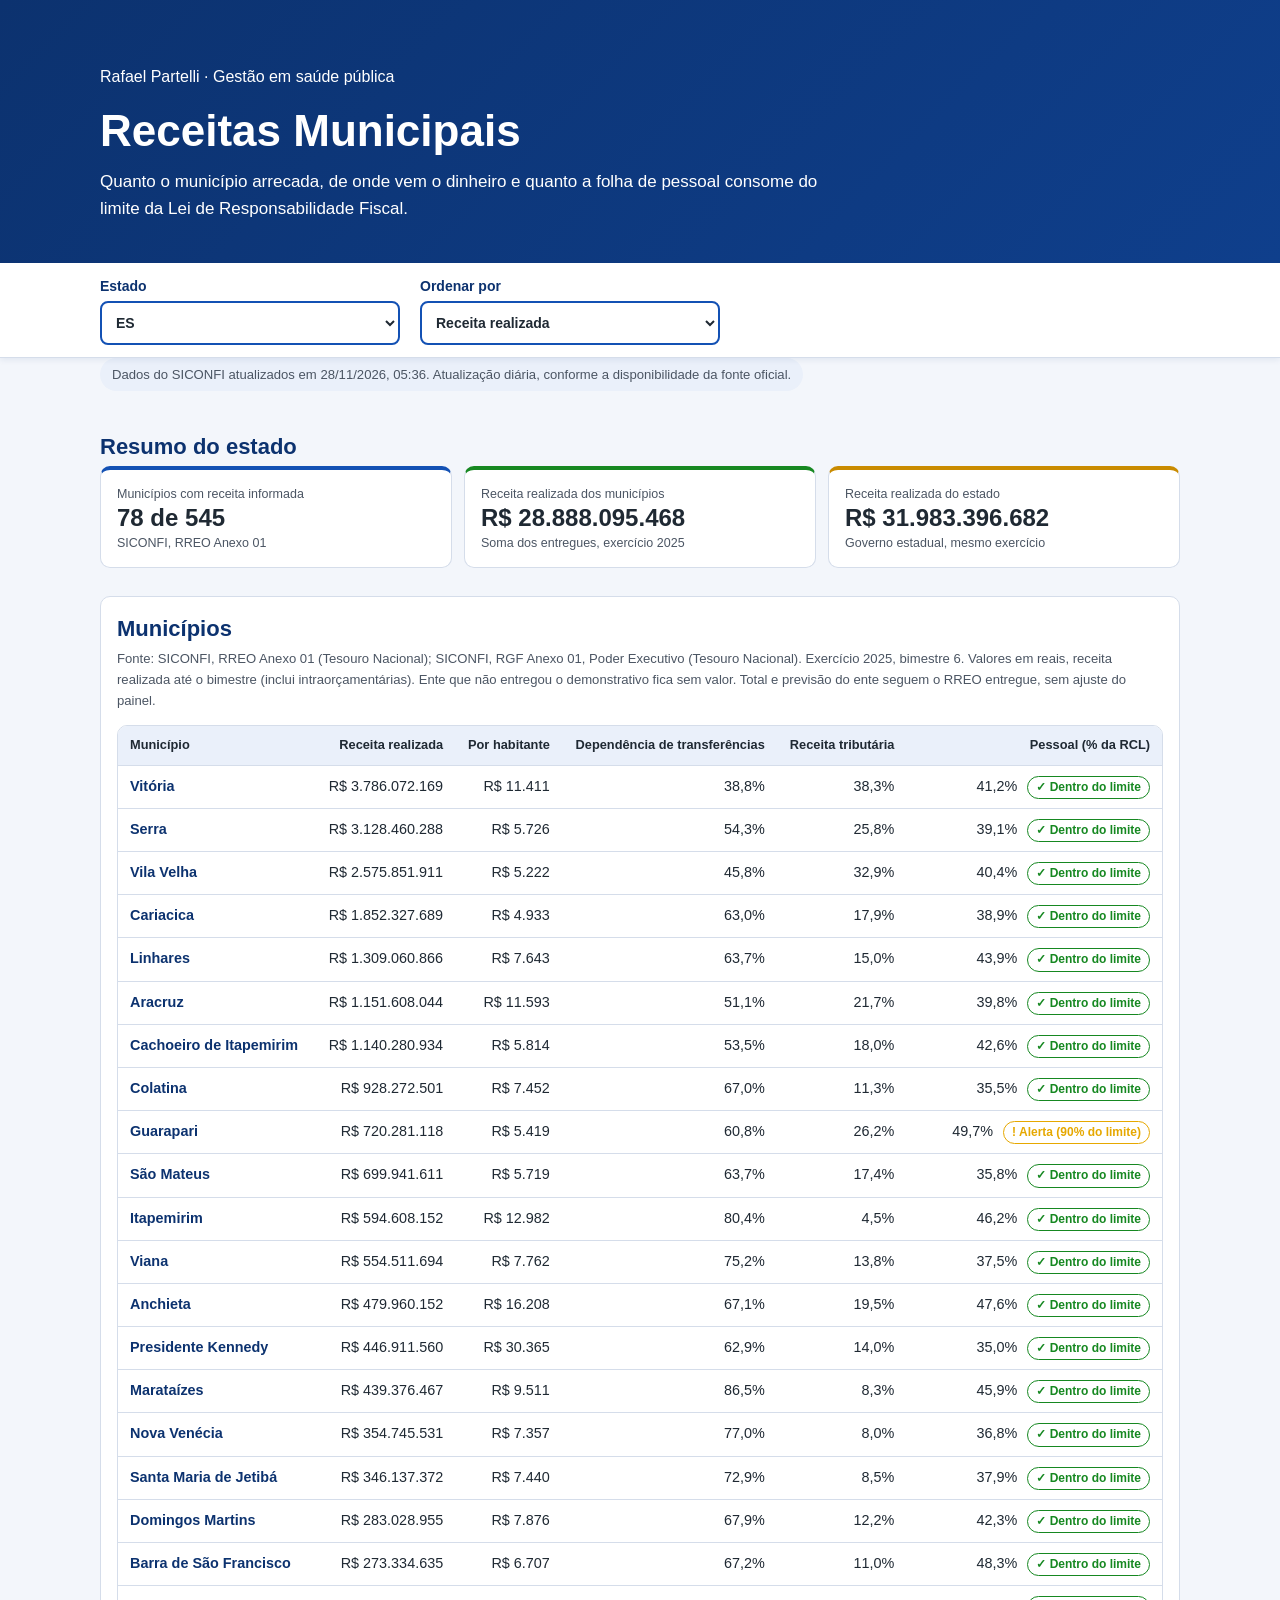
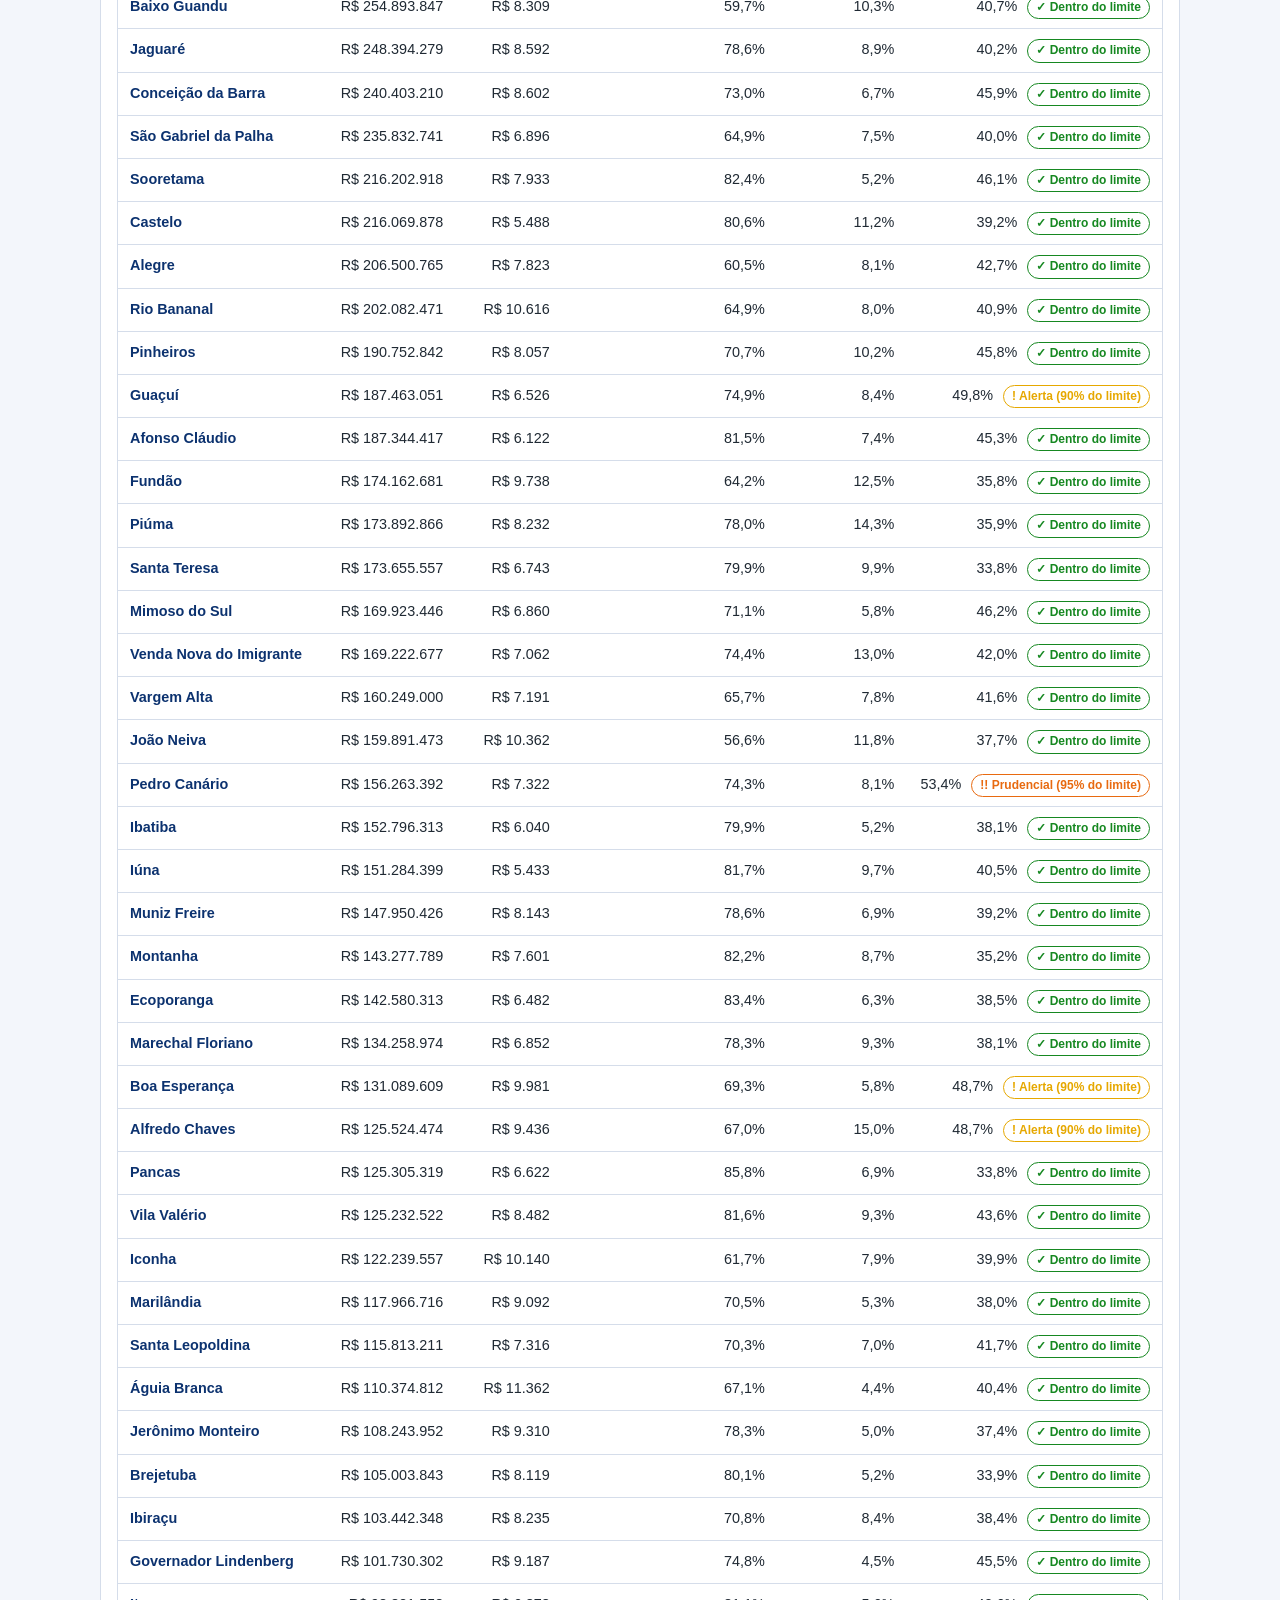
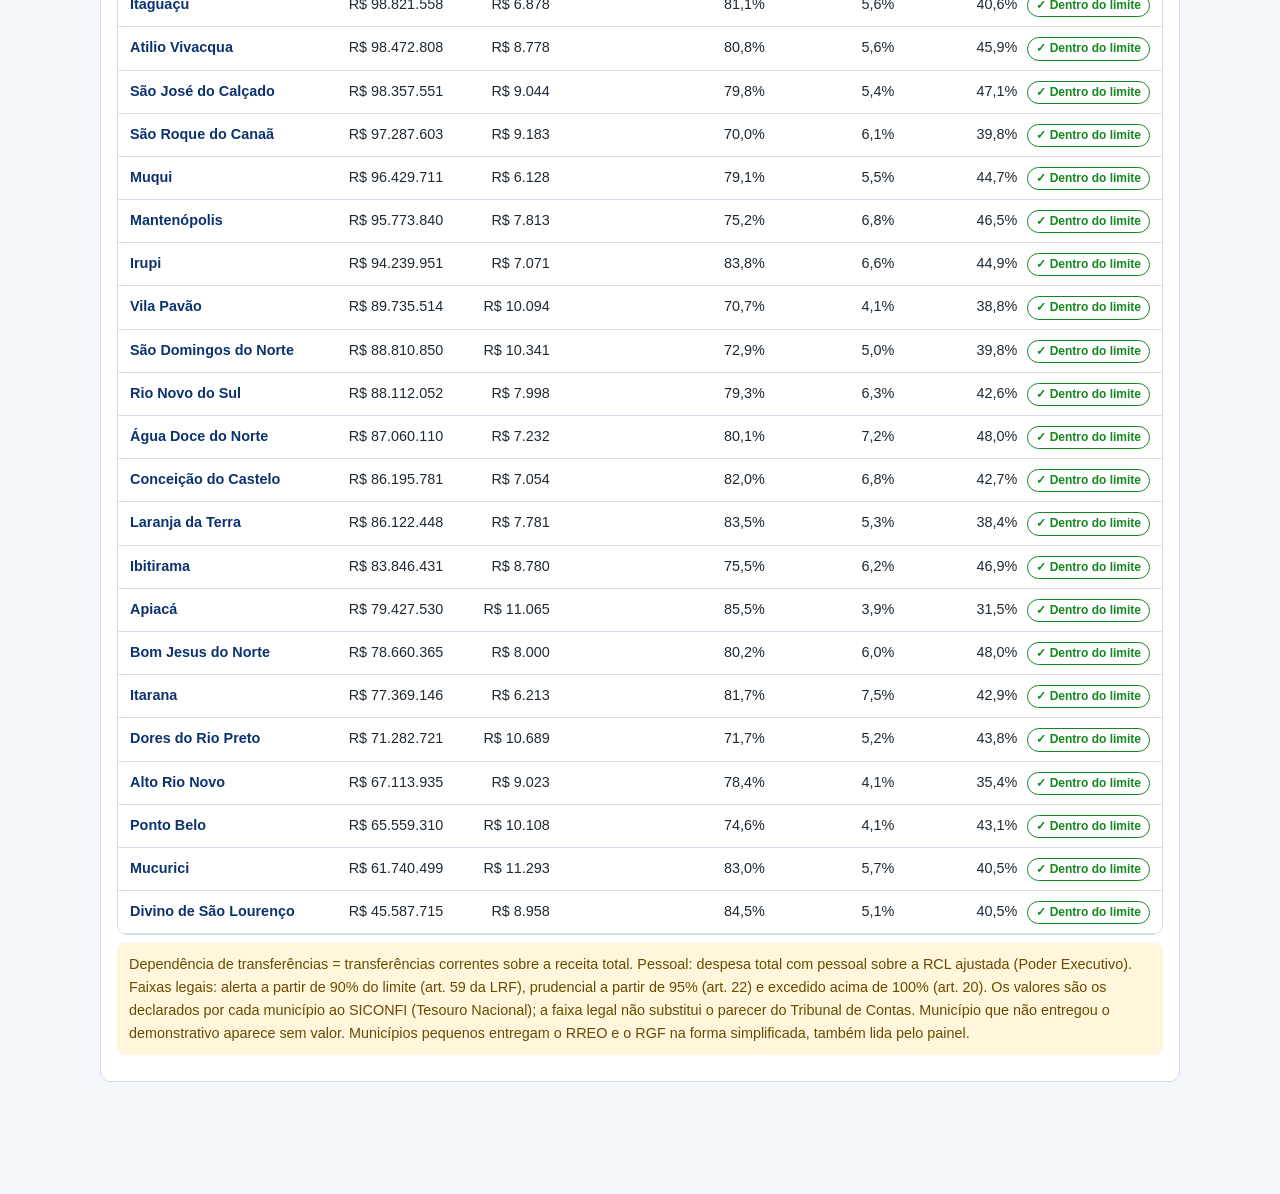
<file: receitas/index.html>
<!doctype html>
<html lang="pt-BR">
<head>
<meta charset="utf-8">
<meta name="viewport" content="width=device-width, initial-scale=1">
<title>Receitas Municipais | Rafael Partelli</title>
<meta name="description" content="Receita realizada, dependência de transferências, receita por habitante e despesa com pessoal (limites da LRF) dos municípios, com dados do SICONFI e data de cada coleta.">
<link rel="icon" href="data:image/svg+xml,%3Csvg xmlns='http://www.w3.org/2000/svg' viewBox='0 0 32 32'%3E%3Crect width='32' height='32' rx='6' fill='%231351B4'/%3E%3Cpath d='M14 7h4v7h7v4h-7v7h-4v-7H7v-4h7z' fill='%23fff'/%3E%3C/svg%3E">
<link rel="stylesheet" href="../css/sala.css?v=2">
<link rel="stylesheet" href="../css/receitas.css?v=1">
</head>
<body>
<a class="pular" href="#conteudo">Ir para o conteúdo</a>
<header class="topo">
  <div class="miolo">
    <p class="marca">Rafael Partelli · Gestão em saúde pública</p>
    <h1>Receitas Municipais</h1>
    <p class="lead">Quanto o município arrecada, de onde vem o dinheiro e quanto a folha de pessoal consome do limite da Lei de Responsabilidade Fiscal.</p>
  </div>
</header>

<nav class="filtros" aria-label="Escolha do estado">
  <div class="miolo filtros-linha">
    <label>Estado
      <select id="selUF"></select>
    </label>
    <label>Ordenar por
      <select id="selOrd">
        <option value="total">Receita realizada</option>
        <option value="percapita">Receita por habitante</option>
        <option value="dep">Dependência de transferências</option>
        <option value="trib">Receita tributária</option>
        <option value="pes">Pessoal (% da RCL)</option>
        <option value="nome">Nome</option>
      </select>
    </label>
  </div>
</nav>

<main id="conteudo" class="miolo">
  <p id="selo" class="pilula" role="status" aria-live="polite">Carregando dados...</p>
  <section aria-labelledby="h-resumo">
    <h2 id="h-resumo">Resumo do estado</h2>
    <div id="kpis" class="kpis"></div>
  </section>
  <section aria-labelledby="h-tab" class="bloco">
    <h2 id="h-tab">Municípios</h2>
    <p class="fonte" id="fonte"></p>
    <div class="tabela-rolavel" id="tabela"></div>
    <div class="aviso">Dependência de transferências = transferências correntes sobre a receita total. Pessoal: despesa total com pessoal sobre a RCL ajustada (Poder Executivo). Faixas legais: alerta a partir de 90% do limite (art. 59 da LRF), prudencial a partir de 95% (art. 22) e excedido acima de 100% (art. 20). Os valores são os declarados por cada município ao SICONFI (Tesouro Nacional); a faixa legal não substitui o parecer do Tribunal de Contas. Município que não entregou o demonstrativo aparece sem valor. Municípios pequenos entregam o RREO e o RGF na forma simplificada, também lida pelo painel.</div>
  </section>
</main>
<script src="../js/receitas.js?v=1" defer></script>
</body>
</html>
</file>
<file: css/sala.css>
:root{
  --azul:#1351b4; --azul-escuro:#0c326f; --verde:#168821; --verde-claro:#e7f4e8;
  --amarelo:#c98b00; --amarelo-claro:#fff6dc; --vermelho:#c0392b; --vermelho-claro:#fbeae8; --azul-claro:#eaf0fa;
  --fundo:#f3f6fb; --superficie:#ffffff; --linha:#d5ddea;
  --texto:#1f2933; --texto2:#4b5563; --mudo:#4b5563; --foco:#c05a00;
  --n1:#168821; --n2:#e6a800; --n3:#e86a10; --n4:#c4161c; --semdado:#9aa3af;
  --barra:#1351b4; --barra-fundo:#eaf0fa; --aviso-bg:#fff6dc; --aviso-tx:#6b4a00;
  --e0:#d5d9df; --e1:#e3ebf8; --e2:#b4c9ee; --e3:#7ca1e0; --e4:#3f6fc4; --e5:#0c326f;
  --c1:#1351b4; --c2:#168821; --c3:#c98b00; --c4:#9aa3af; --sombra:0 6px 18px rgba(12,50,111,.12);
  color-scheme:light;
}

*{box-sizing:border-box}
html{-webkit-text-size-adjust:100%}
body{margin:0;background:var(--fundo);color:var(--texto);font:16px/1.6 Arial,"Helvetica Neue",Helvetica,sans-serif}
.miolo{max-width:1120px;margin:0 auto;padding:0 20px}
a{color:var(--azul)}
:focus-visible{outline:3px solid var(--foco);outline-offset:2px}
.pular{position:absolute;left:-999px;top:0;background:var(--azul);color:#fff;padding:8px 12px;z-index:10}
.pular:focus{left:8px;top:8px}
.filtros{background:var(--superficie);border-bottom:1px solid var(--linha);position:static;z-index:5}
@media (min-width:760px){.filtros{position:sticky;top:0}}
.filtros-linha{display:flex;flex-wrap:wrap;gap:12px 20px;align-items:end;padding-top:12px;padding-bottom:12px}
.filtros label{display:flex;flex-direction:column;font-size:.8rem;color:var(--texto2);gap:4px;min-width:150px;flex:1 1 150px;max-width:300px}
select{font:inherit;padding:9px 10px;border:1px solid var(--linha);border-radius:6px;background:var(--superficie);color:var(--texto);min-height:44px}
.selo{margin:0;font-size:.8rem;color:var(--mudo);flex:2 1 220px}
h2{font-size:1.25rem;margin:0 0 6px;color:var(--azul-escuro)}

h3{font-size:1rem;margin:20px 0 8px}
section{margin:28px 0}
.bloco{background:var(--superficie);border:1px solid var(--linha);border-radius:10px;padding:18px 16px}
.fonte{margin:0 0 14px;font-size:.82rem;color:var(--mudo)}
.aviso{background:var(--aviso-bg);color:var(--aviso-tx);border-radius:8px;padding:10px 12px;font-size:.9rem;margin:8px 0}
.kpis{display:grid;grid-template-columns:repeat(auto-fit,minmax(170px,1fr));gap:12px}
.kpi{background:var(--superficie);border:1px solid var(--linha);border-radius:10px;padding:12px 14px}
.kpi .rot{font-size:.78rem;color:var(--texto2)}
.kpi .val{font-size:1.5rem;font-weight:700;line-height:1.25;color:var(--azul-escuro)}
.kpi .nota{font-size:.75rem;color:var(--mudo)}

.grade2{display:grid;grid-template-columns:1fr;gap:20px}
@media (min-width:860px){.grade2{grid-template-columns:1fr 1fr}}
.rank{list-style:none;margin:0;padding:0}
.rank li{display:grid;grid-template-columns:minmax(80px,38%) 1fr auto;gap:8px;align-items:center;padding:4px 0;font-size:.9rem}
.rank .nome{overflow:hidden;text-overflow:ellipsis;white-space:nowrap}
.rank .trilho{background:var(--barra-fundo);height:14px;border-radius:0 4px 4px 0}
.rank .barra{display:block;height:100%;width:0;background:var(--barra);border-radius:0 4px 4px 0;min-width:2px;transition:width 1s cubic-bezier(.2,.8,.2,1)}
.rank.vis .barra{width:var(--w)}
.rank .num{font-variant-numeric:tabular-nums;color:var(--texto2);font-size:.85rem}
.pilha{display:flex;height:26px;border-radius:4px;overflow:hidden;gap:2px;background:var(--superficie)}
.pilha span{display:block;height:100%;min-width:0}
.legenda{display:flex;flex-wrap:wrap;gap:6px 16px;list-style:none;margin:10px 0 0;padding:0;font-size:.85rem}
.legenda li{display:flex;align-items:center;gap:6px}
.legenda i{width:12px;height:12px;border-radius:3px;display:inline-block}
.n1{background:var(--n1)}.n2{background:var(--n2)}.n3{background:var(--n3)}.n4{background:var(--n4)}.n0{background:var(--semdado)}
table{border-collapse:collapse;width:100%;font-size:.88rem}
th,td{text-align:left;padding:6px 8px;border-bottom:1px solid var(--linha);vertical-align:top}
td.n,th.n{text-align:right;font-variant-numeric:tabular-nums}
.tabela-rolavel{overflow-x:auto}
details{margin-top:10px}
summary{cursor:pointer;color:var(--azul);font-size:.9rem;min-height:32px;padding:4px 0}
.cartao-mun{border:1px solid var(--linha);border-radius:10px;padding:14px;margin-top:14px;background:var(--fundo)}
.cartao-mun h3{margin-top:0}
.selonivel{display:inline-flex;align-items:center;gap:6px;font-weight:600;padding:3px 10px;border-radius:999px;color:#fff;font-size:.85rem}
.selonivel.n2{color:#1f2933}
.spark{display:block;margin-top:6px}
.lista-notas{list-style:none;margin:0;padding:0}
.lista-notas li{padding:10px 0;border-bottom:1px solid var(--linha)}
.lista-notas .meta{font-size:.78rem;color:var(--mudo)}
.chips{display:flex;flex-wrap:wrap;gap:8px;margin-bottom:10px}
.chip{border:1px solid var(--linha);background:var(--superficie);color:var(--texto);border-radius:999px;padding:6px 12px;font:inherit;font-size:.85rem;cursor:pointer;min-height:36px}
.chip[aria-pressed="true"]{background:var(--azul);border-color:var(--azul);color:#fff}

.botao{font:inherit;border:1px solid var(--azul);background:transparent;color:var(--azul);border-radius:6px;padding:8px 14px;cursor:pointer;min-height:40px}
.metodo{margin:0;padding-left:20px}
.indisponivel{color:var(--mudo);font-style:italic}

.sem-js{background:var(--aviso-bg);color:var(--aviso-tx);padding:12px 16px;margin:16px;border-radius:8px}

/* ---------- v4: icones, cards, graficos, mapa, jornada e animacoes ---------- */
.icone{flex:none;vertical-align:-4px}
h2 .ico{display:inline-flex;align-items:center;justify-content:center;width:34px;height:34px;margin-right:10px;border-radius:10px;background:var(--barra-fundo);color:var(--azul);vertical-align:middle}
h2 .ico .icone{vertical-align:0}
.filtros-acoes{display:flex;flex-wrap:wrap;gap:8px}
.botao-icone{display:inline-flex;align-items:center;gap:8px;text-decoration:none;font-size:.9rem;transition:background .2s,color .2s,transform .2s}
.botao-icone:hover{background:var(--azul);color:#fff;transform:translateY(-1px)}

.botao-icone[disabled]{opacity:.6;cursor:progress}
.botao-link{background:none;border:0;color:var(--azul);text-decoration:underline;cursor:pointer;font:inherit;font-size:.85rem;min-height:36px}
.geo-status{flex-basis:100%}
.geo-status:empty{display:none}
.bloco{scroll-margin-top:96px}
.kpi{position:relative;transition:transform .2s,box-shadow .2s,border-color .2s}
.kpi-topo{display:flex;gap:10px;align-items:flex-start;margin-bottom:4px}
.kpi .ic{display:inline-flex;align-items:center;justify-content:center;width:32px;height:32px;border-radius:50%;background:var(--barra-fundo);color:var(--azul);flex:none}
.kpi .rot{padding-top:2px;line-height:1.3}
.kpi.vis:hover{transform:translateY(-3px);box-shadow:var(--sombra);border-color:var(--azul)}
.kpis{grid-template-columns:repeat(auto-fit,minmax(190px,1fr))}
.kpi-grande{font-size:1.8rem;font-weight:700;margin:4px 0;color:var(--azul-escuro)}

/* entrada */
.rev{opacity:0;transform:translateY(14px);transition:opacity .6s ease,transform .6s ease}
.rev.vis{opacity:1;transform:none}
.kpis .kpi:nth-child(2){transition-delay:.06s}.kpis .kpi:nth-child(3){transition-delay:.12s}.kpis .kpi:nth-child(4){transition-delay:.18s}.kpis .kpi:nth-child(5){transition-delay:.24s}.kpis .kpi:nth-child(6){transition-delay:.3s}.kpis .kpi:nth-child(7){transition-delay:.36s}
.rank.rev{transform:none}
.rank li{transition:background .15s}
.rank li:hover{background:var(--barra-fundo);border-radius:6px}
/* rosca e comparativo */
.rosca-caixa{display:flex;flex-wrap:wrap;align-items:center;gap:6px 22px;margin:8px 0}
.rosca{width:150px;height:150px;flex:none}
.rosca circle{fill:none;stroke-width:6}
.rosca-fundo{stroke:var(--barra-fundo)}
.rosca-fatia{stroke-dasharray:0 100;transition:stroke-dasharray 1.1s cubic-bezier(.2,.8,.2,1)}
.rev.vis .rosca-fatia{stroke-dasharray:var(--p) var(--q)}
.rosca-fatia.c1{stroke:var(--c1)}.rosca-fatia.c2{stroke:var(--c2)}.rosca-fatia.c3{stroke:var(--c3)}.rosca-fatia.c4{stroke:var(--c4)}
.rosca-centro{font-size:6px;font-weight:700;fill:var(--texto)}
.legenda-v{flex-direction:column;gap:6px}
.cc1{background:var(--c1)}.cc2{background:var(--c2)}.cc3{background:var(--c3)}.cc4{background:var(--c4)}
.comp{margin:10px 0 18px}
.comp-trilho{position:relative;height:18px;background:var(--barra-fundo);border-radius:9px}
.comp-barra{display:block;height:100%;width:0;background:var(--barra);border-radius:9px;transition:width 1s cubic-bezier(.2,.8,.2,1)}
.comp.vis .comp-barra{width:var(--w)}
.comp-marca{position:absolute;top:-5px;width:3px;height:28px;background:var(--texto);border-radius:2px}
.comp-leg{display:flex;flex-wrap:wrap;justify-content:space-between;gap:4px 16px;font-size:.82rem;color:var(--texto2);margin-top:8px}
/* mapa */
.camadas .chip{display:inline-flex;align-items:center;gap:6px}
.mapa-titulo{margin:6px 0 10px}
.mapa-grade{display:grid;grid-template-columns:1fr;gap:18px}
@media (min-width:900px){.mapa-grade{grid-template-columns:minmax(0,1.25fr) minmax(0,1fr)}}
.mapa-caixa{position:relative;background:var(--fundo);border:1px solid var(--linha);border-radius:12px;padding:8px;min-height:260px;display:flex;align-items:center;justify-content:center}
.mapa-svg{width:100%;height:auto;max-height:620px;display:block}
.mapa-svg .area{stroke:var(--superficie);stroke-width:.8;cursor:pointer;transition:fill .5s,stroke .2s,filter .2s;animation:surge .5s both;animation-delay:calc(var(--i) * 18ms);outline:none}
@keyframes surge{from{opacity:0;transform:scale(.97)}to{opacity:1;transform:none}}
.area.e0{fill:var(--e0)}.area.e1{fill:var(--e1)}.area.e2{fill:var(--e2)}.area.e3{fill:var(--e3)}.area.e4{fill:var(--e4)}.area.e5{fill:var(--e5)}
.mapa-svg .area:hover,.mapa-svg .area:focus-visible{stroke:var(--foco);stroke-width:2;filter:brightness(1.08)}
.mapa-svg .area.sel{stroke:var(--foco);stroke-width:2.4}
.pino{fill:var(--foco);stroke:#fff;stroke-width:1.2}
.pino-onda{fill:none;stroke:var(--foco);stroke-width:1.4;transform-box:fill-box;transform-origin:center;animation:onda 1.8s ease-out infinite}
@keyframes onda{from{transform:scale(1);opacity:.9}to{transform:scale(4.2);opacity:0}}
.dica{position:absolute;transform:translate(-50%,-100%);background:var(--texto);color:var(--superficie);padding:6px 10px;border-radius:8px;font-size:.82rem;pointer-events:none;white-space:nowrap;max-width:260px;overflow:hidden;text-overflow:ellipsis;z-index:3}
.escala{display:flex;flex-wrap:wrap;gap:6px 14px;list-style:none;margin:0 0 12px;padding:0;font-size:.8rem}
.escala li{display:flex;align-items:center;gap:6px}
.escala i{width:18px;height:12px;border-radius:3px;display:inline-block;border:1px solid var(--linha)}
.escala i.e0{background:var(--e0)}.escala i.e1{background:var(--e1)}.escala i.e2{background:var(--e2)}.escala i.e3{background:var(--e3)}.escala i.e4{background:var(--e4)}.escala i.e5{background:var(--e5)}
.mapa-lado h3:first-of-type{margin-top:12px}
/* jornada */
body{padding-bottom:84px}
.jornada{position:fixed;left:12px;right:12px;bottom:12px;z-index:20;max-width:560px;margin:0 auto}
.j-barra{display:flex;align-items:center;gap:12px;width:100%;background:var(--azul-escuro);color:#fff;border:0;border-radius:14px;padding:8px 14px;cursor:pointer;box-shadow:var(--sombra);font:inherit;text-align:left;min-height:56px;transition:transform .2s}
.j-barra:hover{transform:translateY(-2px)}
.j-barra.completo{background:var(--verde)}
.j-resumo{display:flex;flex-direction:column;flex:1;min-width:0}
.j-resumo small{opacity:.85;white-space:nowrap;overflow:hidden;text-overflow:ellipsis}
.j-anel{width:40px;height:40px;flex:none}
.j-anel circle{fill:none;stroke-width:4}
.j-anel-fundo{stroke:rgba(255,255,255,.25)}
.j-anel-valor{stroke:#7be08a;stroke-linecap:round;transition:stroke-dasharray .8s}
.j-painel{background:var(--superficie);border:1px solid var(--linha);border-radius:14px;box-shadow:var(--sombra);margin-bottom:8px;padding:14px;max-height:62vh;overflow:auto}
.j-topo{display:flex;justify-content:space-between;align-items:center}
.j-topo h2{margin:0;font-size:1.05rem}
.j-fechar{background:none;border:0;color:var(--texto2);cursor:pointer;width:36px;height:36px;border-radius:50%}
.j-lista{list-style:none;margin:8px 0;padding:0}
.j-ir{display:flex;gap:10px;align-items:flex-start;width:100%;background:none;border:0;border-bottom:1px solid var(--linha);padding:9px 2px;cursor:pointer;font:inherit;text-align:left;color:var(--texto)}
.j-ir:hover .j-txt strong{text-decoration:underline}
.j-ico{display:inline-flex;align-items:center;justify-content:center;width:30px;height:30px;border-radius:50%;background:var(--barra-fundo);color:var(--azul);flex:none}
.j-item.ok .j-ico{background:var(--verde);color:#fff}
.j-txt{display:flex;flex-direction:column;gap:2px}
.j-txt small{color:var(--texto2);font-size:.8rem;line-height:1.35}
.j-acoes{display:flex;flex-wrap:wrap;gap:8px;align-items:center;margin-top:8px}
.toast{position:fixed;left:50%;bottom:86px;transform:translate(-50%,16px);background:var(--texto);color:var(--superficie);padding:10px 16px;border-radius:10px;font-size:.88rem;opacity:0;pointer-events:none;transition:opacity .3s,transform .3s;z-index:30;max-width:min(92vw,520px);text-align:center}
.toast.on{opacity:1;transform:translate(-50%,0)}
.proxima{display:flex;flex-wrap:wrap;gap:6px 14px;align-items:center;margin-top:16px;padding-top:14px;border-top:1px dashed var(--linha)}
.proxima .fonte{margin:0}
.fim{border-color:var(--verde);border-width:2px}
.fim h2{display:flex;align-items:center;gap:10px}
.fim .icone{color:var(--verde);animation:pulsa 1.6s ease-in-out 3}
@keyframes pulsa{50%{transform:scale(1.25)}}
.fim-lista{padding-left:20px}
.fim-lista li{margin:6px 0}
@media (prefers-reduced-motion:reduce){
  *,*::before,*::after{animation:none!important;transition:none!important}
  .rev{opacity:1!important;transform:none!important}
  }
@media print{.rev{opacity:1!important;transform:none!important}.jornada,.toast{display:none}}


/* ---------- padrao visual do partelli.pro (cabecalho, hero, cards, rodape) ---------- */
html{scroll-padding-top:76px}
h1,h2,h3{font-family:inherit}
.topbar{position:sticky;top:0;background:#0c326f;z-index:50}
.topbar-in{display:flex;align-items:center;justify-content:space-between;gap:12px;min-height:60px}
.brand{display:inline-flex;align-items:center;gap:8px;color:#fff;font-weight:700;font-size:18px;text-decoration:none}
.brand .flag{flex:none;border-radius:3px;box-shadow:0 0 0 1px rgba(255,255,255,.55)}
.brand span{margin-left:4px}
.nav{display:flex;gap:4px;align-items:center}
.nav a{color:#fff;text-decoration:none;padding:8px 12px;border-radius:6px;font-size:15px}
.nav a:hover{background:rgba(255,255,255,.14)}
.nav .nav-hl{background:#fff;color:#0c326f;font-weight:700;display:inline-flex;align-items:center;gap:8px}
.nav .nav-hl:hover{background:#eaf0fa}
.nav .nav-hl em{font-style:normal;font-size:11px;background:#168821;color:#fff;border-radius:99px;padding:2px 8px}
.nav .nav-cta{background:#168821;font-weight:700}
.nav .nav-cta:hover{background:#127019}
.nav-reuniao{display:inline-flex;align-items:center;padding:8px 3px!important;margin:0 -2px}
.nav-reuniao .nr-t{display:none}
.menu-btn{display:none;background:transparent;border:1px solid #fff;color:#fff;padding:8px 14px;border-radius:6px;font:inherit;font-size:15px;cursor:pointer;min-height:40px}
@media (max-width:960px){
  .menu-btn{display:block}
  .nav{display:none;position:absolute;left:0;right:0;top:100%;background:#0c326f;flex-direction:column;align-items:stretch;padding:8px 20px 14px;gap:2px;border-top:1px solid rgba(255,255,255,.18);box-shadow:0 10px 20px rgba(0,0,0,.2)}
  .nav.aberto{display:flex}
  .nav a{padding:12px}
  .nav .nav-reuniao{margin:0;padding:12px!important}
  .nav-reuniao .nr-t{display:inline;margin-left:8px}
}
.topbar a:focus-visible,.topbar button:focus-visible,.topo a:focus-visible,.rodape a:focus-visible{outline-color:#fff}
.topo{background:linear-gradient(135deg,#0c326f 0%,#0f3f8c 100%);color:#fff;padding:48px 0 40px}
.crumb{display:flex;flex-wrap:wrap;justify-content:space-between;align-items:baseline;gap:4px 20px;font-size:14px;margin:0 0 14px;color:#cfe0fa}
.crumb p{margin:0}
.atualiza{font-size:13px;color:#cfe0fa;white-space:nowrap}
.crumb a{color:#fff}
.topo h1{font-size:clamp(28px,4.2vw,44px);line-height:1.15;margin:0 0 12px}
.topo .lead{margin:0;max-width:78ch;font-size:17px;opacity:1;color:#fff}
.topo .convite{margin:16px 0 0;display:inline-flex;gap:8px;align-items:center;font-size:14px;color:#cfe0fa}
h2{font-size:22px;line-height:1.25;color:#0c326f}
.kpi{border-top:4px solid #1351b4;border-radius:10px;padding:14px 16px}
.kpis .kpi:nth-child(4n+2){border-top-color:#168821}
.kpis .kpi:nth-child(4n+3){border-top-color:#c98b00}
.kpis .kpi:nth-child(4n+4){border-top-color:#c0392b}
.kpi .rot{font-size:12.5px;color:#4b5563}
.kpi .val{font-size:24px;color:#1f2933}
.kpi .nota{font-size:12.5px}
.kpi-grande{color:#1f2933}
.kpi.vis:hover{border-color:var(--linha)}
.chip{border:1px solid #1351b4;color:#0c326f;font-weight:700;font-size:13.5px;background:#fff}
.chip[aria-pressed="true"]{background:#1351b4;color:#fff}
.botao{border:1px solid #1351b4;background:#fff;color:#1351b4;border-radius:8px;font-weight:700}
.botao-icone:hover{background:#1351b4;color:#fff}
th{background:#eaf0fa;color:#0c326f}
select{border:2px solid #1351b4;border-radius:8px;font-weight:700}
.filtros{box-shadow:0 2px 6px rgba(12,50,111,.08)}
@media (min-width:760px){.filtros{top:60px}}
.filtros label{font-weight:700;color:#0c326f;font-size:14px}
.bloco{scroll-margin-top:76px}
@media (min-width:760px){.bloco{scroll-margin-top:170px}}
.cta-box{margin-top:34px;background:#0c326f;color:#fff;border-radius:12px;padding:22px}
.cta-box h2{margin:0 0 6px;font-size:19px;color:#fff}
.cta-box p{margin:0 0 14px;color:#e6eefb}
.cta-box a{display:inline-block;background:#168821;color:#fff;font-weight:700;text-decoration:none;padding:11px 20px;border-radius:8px}
.cta-box a:hover{background:#127019}
.rodape{background:#08234f;color:#d5e0f5;padding:32px 0 100px;font-size:14px;margin-top:30px;border-top:0}
.rodape a{color:#fff}
.rodape p{margin:6px 0}
.rodape .fontes{font-size:12px;color:#b8c7e4;max-width:100ch}
.rodape .lgpd{font-size:12px;color:#b8c7e4;max-width:90ch}
.rodape .copy{font-size:12px}
@media (min-width:961px){.nav{flex:1;margin-left:16px}.nav .nav-hl{margin-right:auto}}
.filtros label{min-width:200px}
.rotulo-bloco{font-weight:700;color:var(--azul-escuro);margin:14px 0 6px;font-size:.95rem}
.ficha-atalhos{margin:12px 0 0;font-size:.92rem}
.ficha-atalhos a{color:var(--azul);font-weight:700}
#mod-ficha[hidden]{display:none}
h4{margin:14px 0 6px;font-size:.95rem;color:var(--azul-escuro)}
</file>
<file: css/receitas.css>
/* Complementa sala.css nas paginas de receitas e de organizacoes */
.tabela-rolavel{overflow-x:auto;border:1px solid var(--linha);border-radius:10px;background:var(--superficie)}
table{border-collapse:collapse;width:100%;font-size:.9rem;font-variant-numeric:tabular-nums}
th,td{padding:9px 12px;text-align:right;border-bottom:1px solid var(--linha);white-space:nowrap}
thead th{background:var(--barra-fundo);color:var(--texto);position:sticky;top:0;font-size:.8rem}
tbody th{text-align:left;font-weight:600;position:sticky;left:0;background:var(--superficie)}
thead th:first-child{text-align:left}
.faixa{display:inline-block;margin-left:6px;padding:1px 8px;border-radius:999px;font-size:.75rem;font-weight:600;border:1px solid currentColor}
.f-ok{color:var(--n1)}.f-alerta{color:var(--n2)}.f-prudencial{color:var(--n3)}.f-excedido{color:var(--n4)}
.pilula{margin:0 0 14px;display:inline-block;padding:6px 12px;border-radius:999px;background:var(--barra-fundo);color:var(--texto2);font-size:.82rem}
.abas{display:flex;gap:8px;margin:0 0 16px;flex-wrap:wrap}
.abas button{font:inherit;padding:10px 16px;border:1px solid var(--linha);border-radius:8px;background:var(--superficie);color:var(--texto);min-height:44px;cursor:pointer}
.abas button[aria-selected="true"]{background:var(--azul);color:#fff;border-color:var(--azul)}
.cartao-fonte{border:1px solid var(--linha);border-radius:10px;padding:12px 14px;margin:10px 0;background:var(--superficie)}
.cartao-fonte h3{margin:0 0 4px}
.selo-estado{display:inline-block;padding:2px 10px;border-radius:999px;font-size:.78rem;font-weight:600;border:1px solid currentColor}
.e-aberta{color:var(--n1)}.e-validar{color:var(--n2)}.e-bloqueada{color:var(--n4)}
.kpis{grid-template-columns:repeat(auto-fit,minmax(min(100%,230px),1fr))}
.kpi .val{overflow-wrap:anywhere;font-size:clamp(1.15rem,4.5vw,1.5rem)}
</file>
